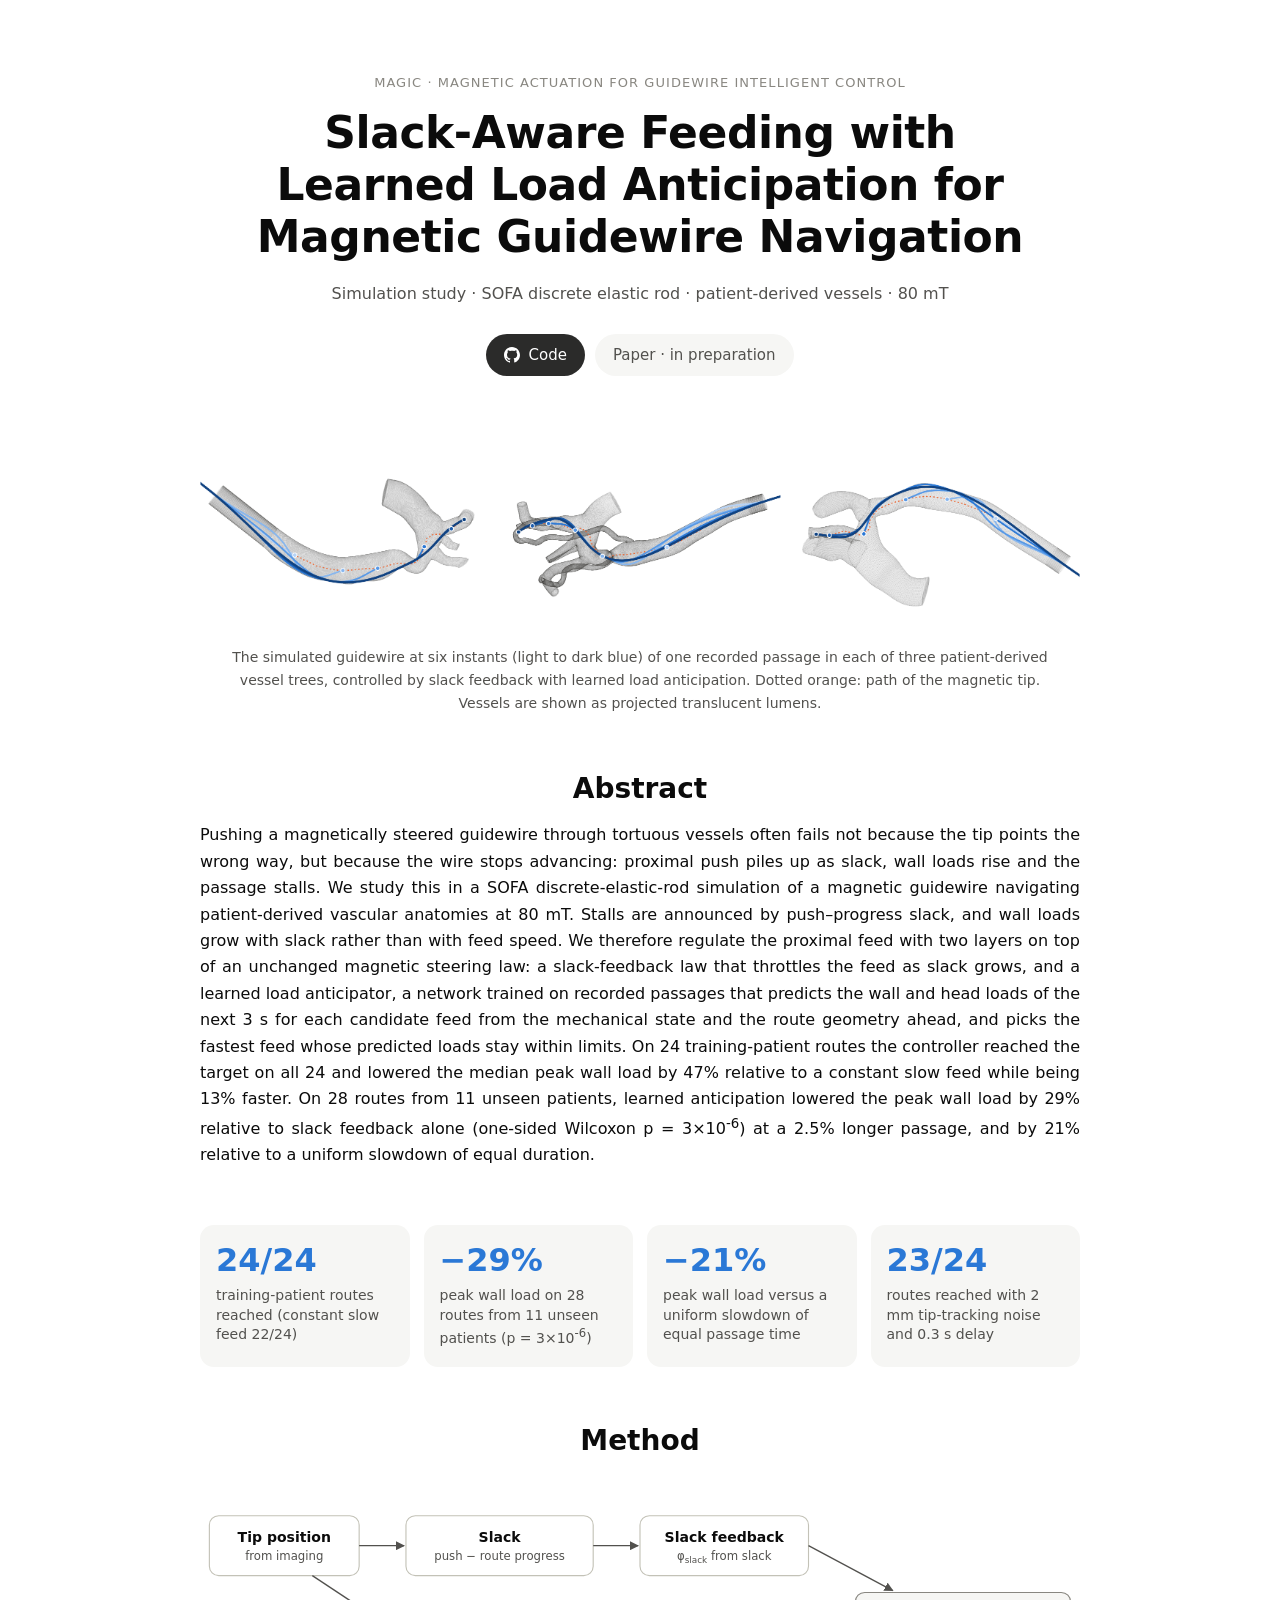
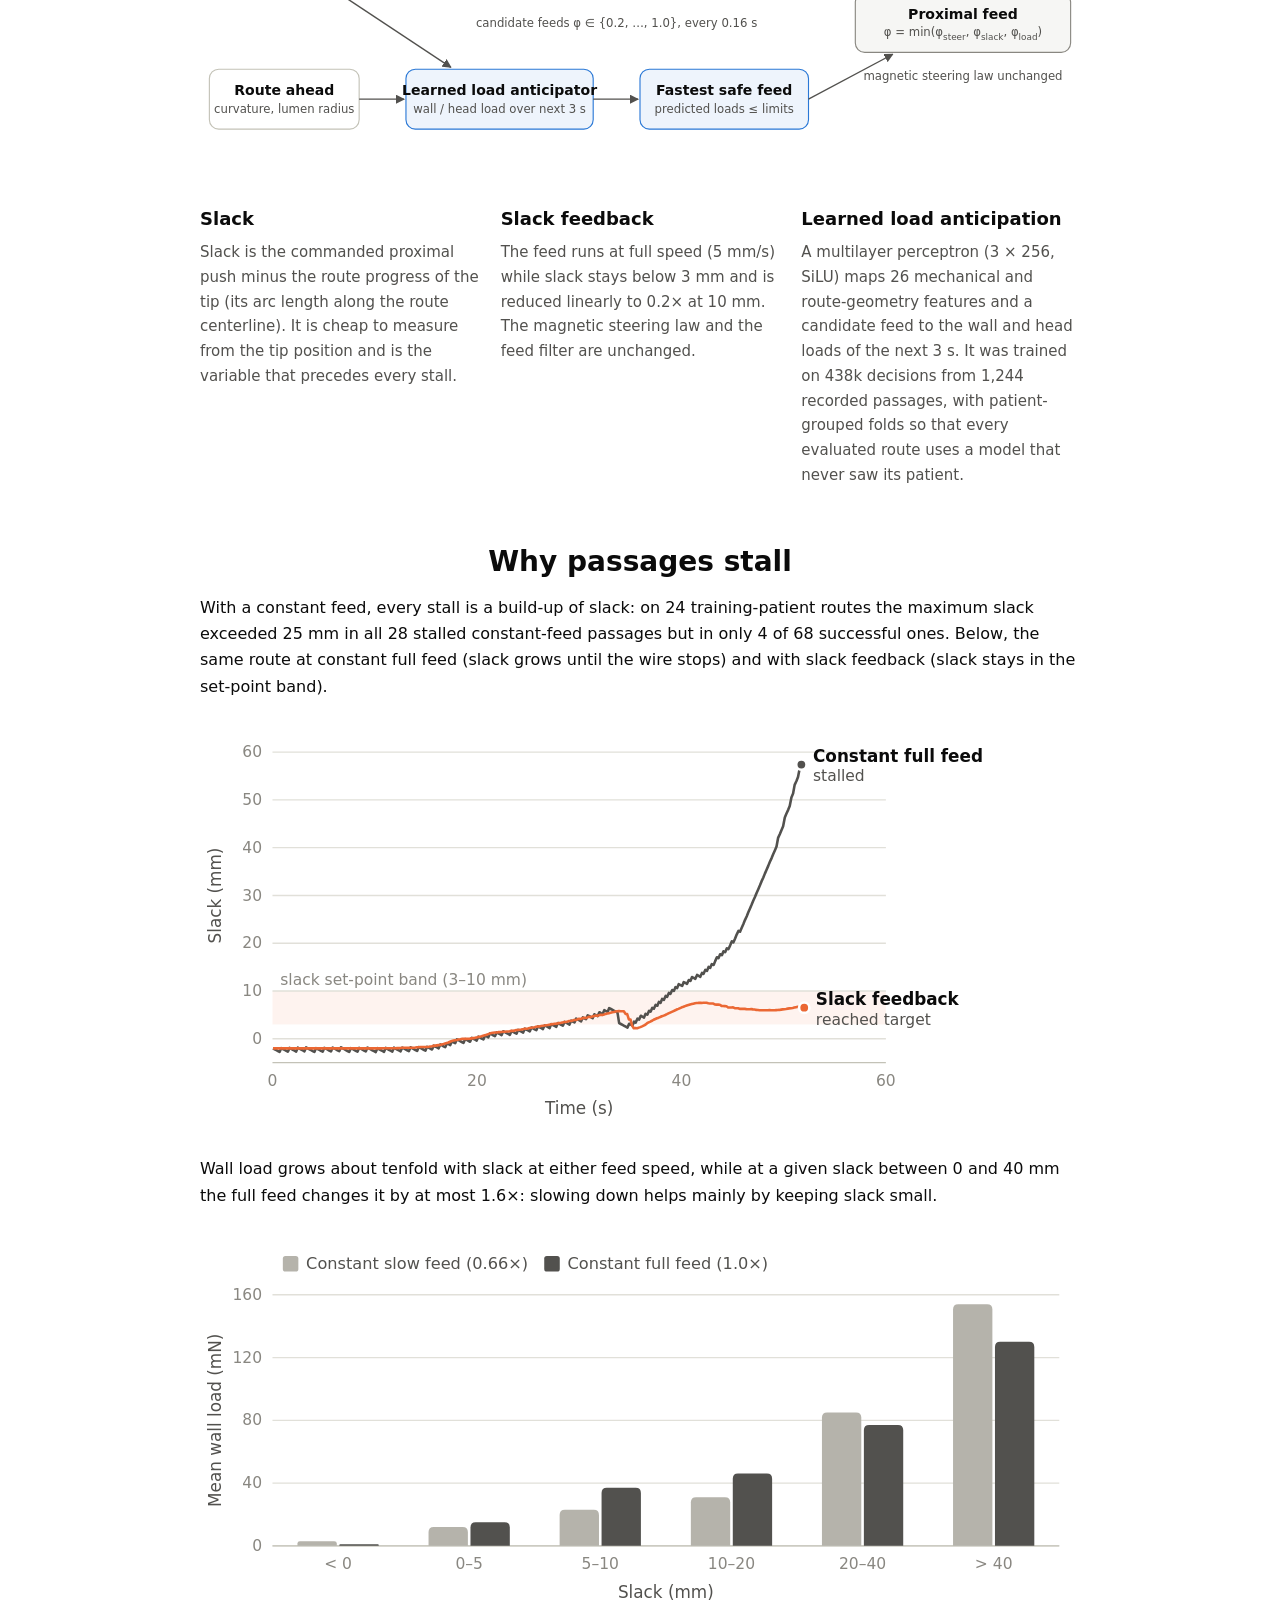
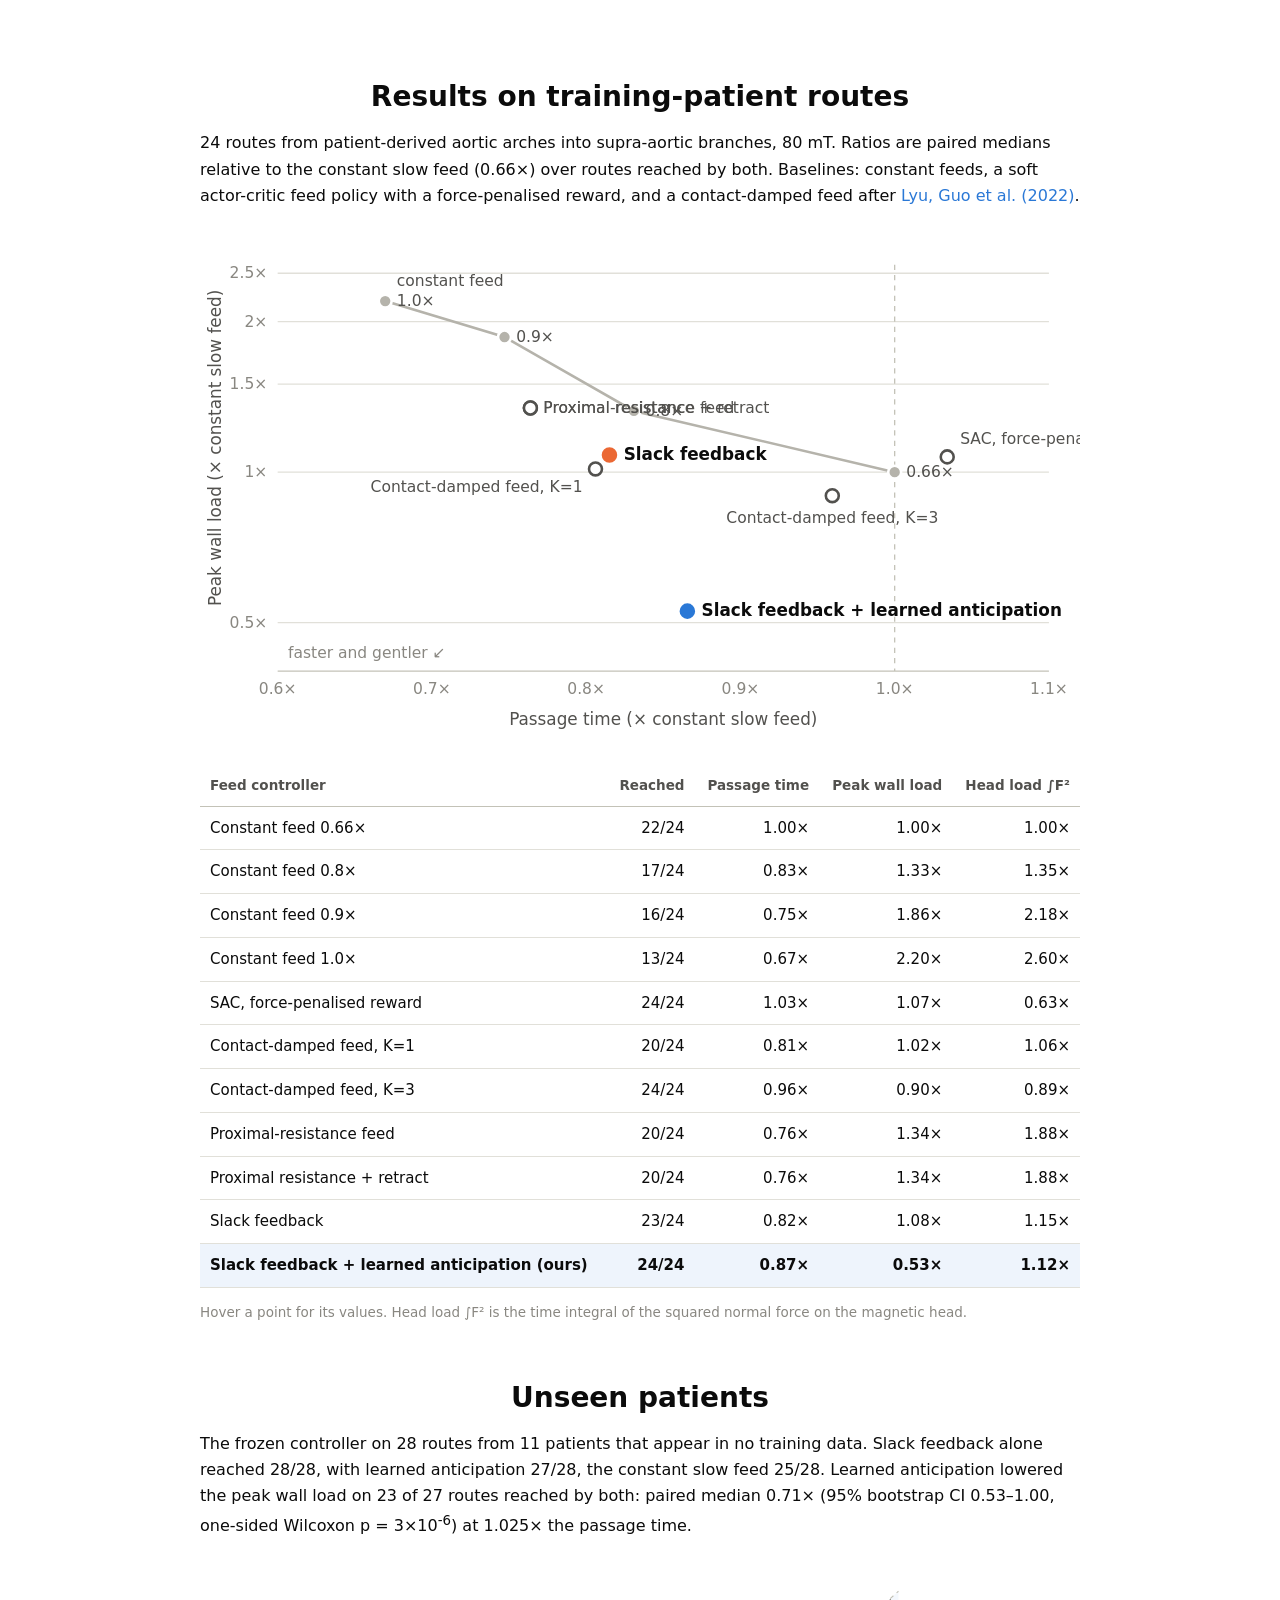
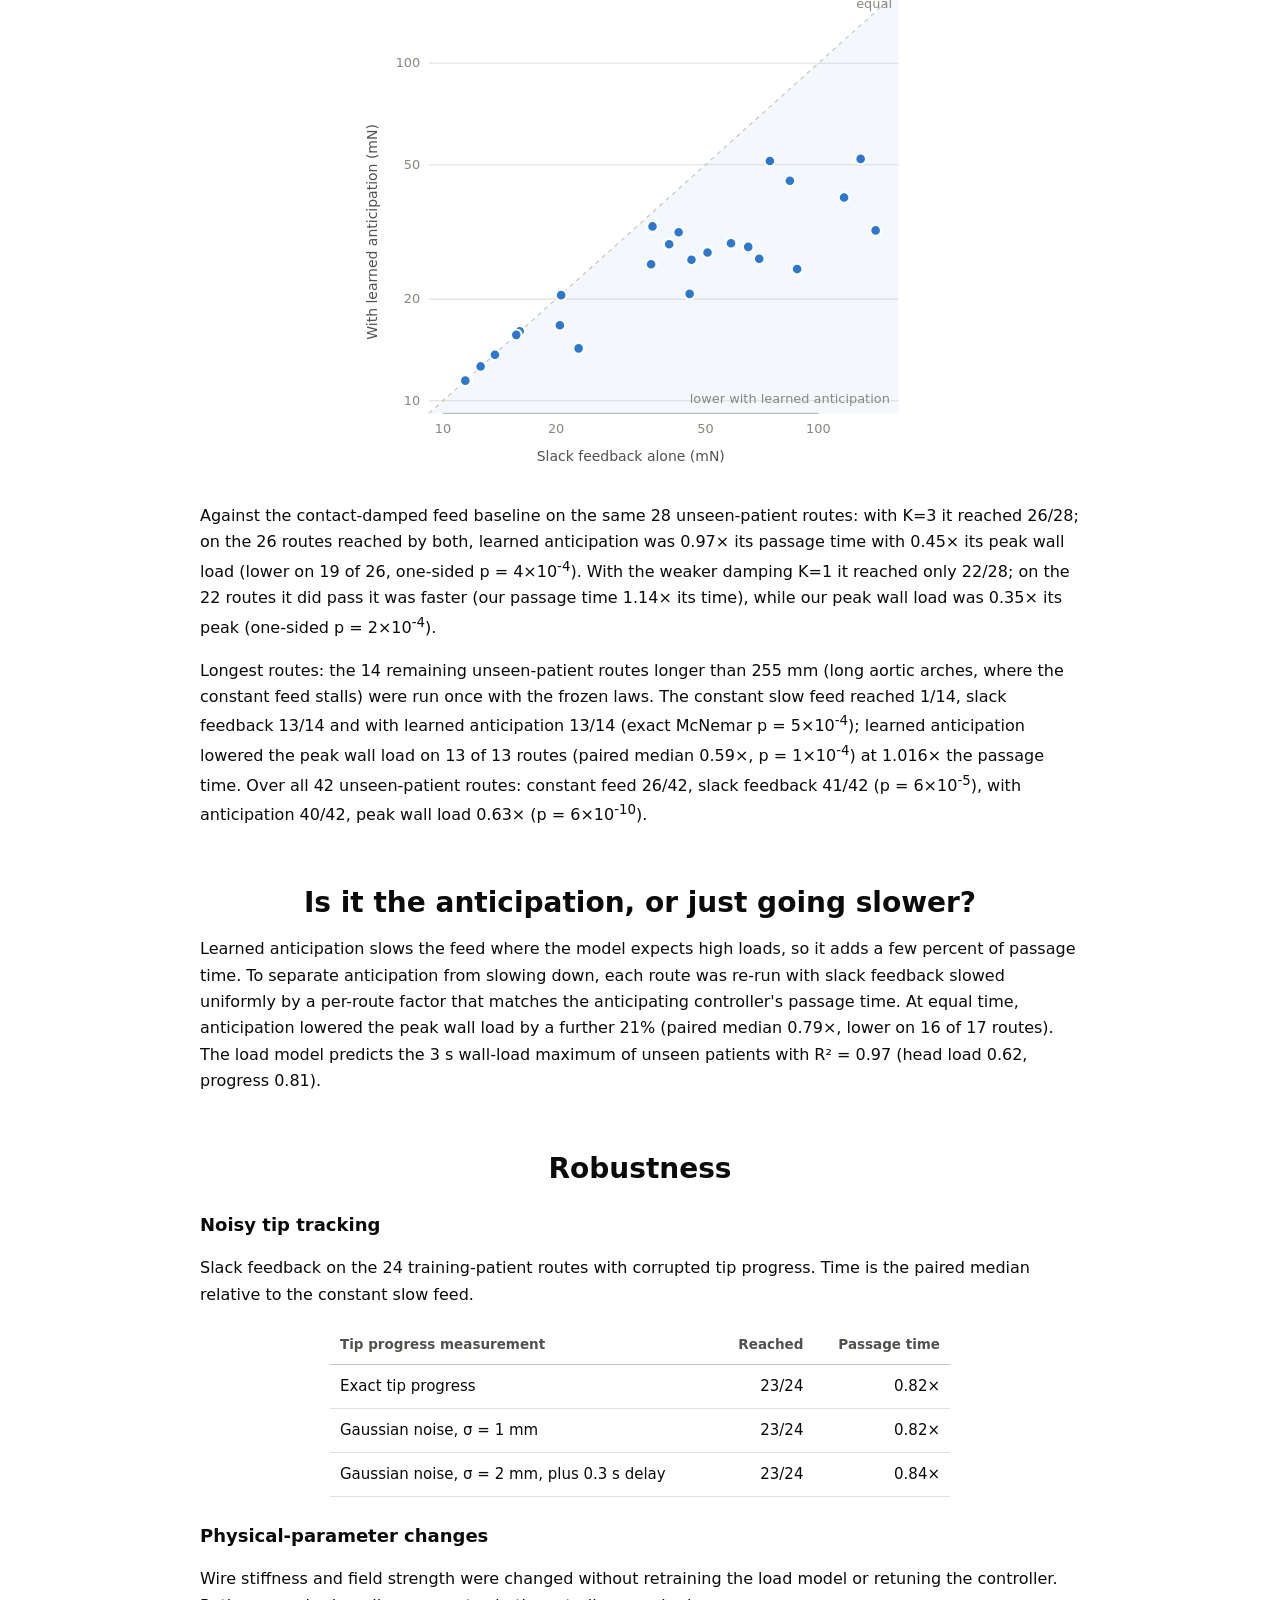
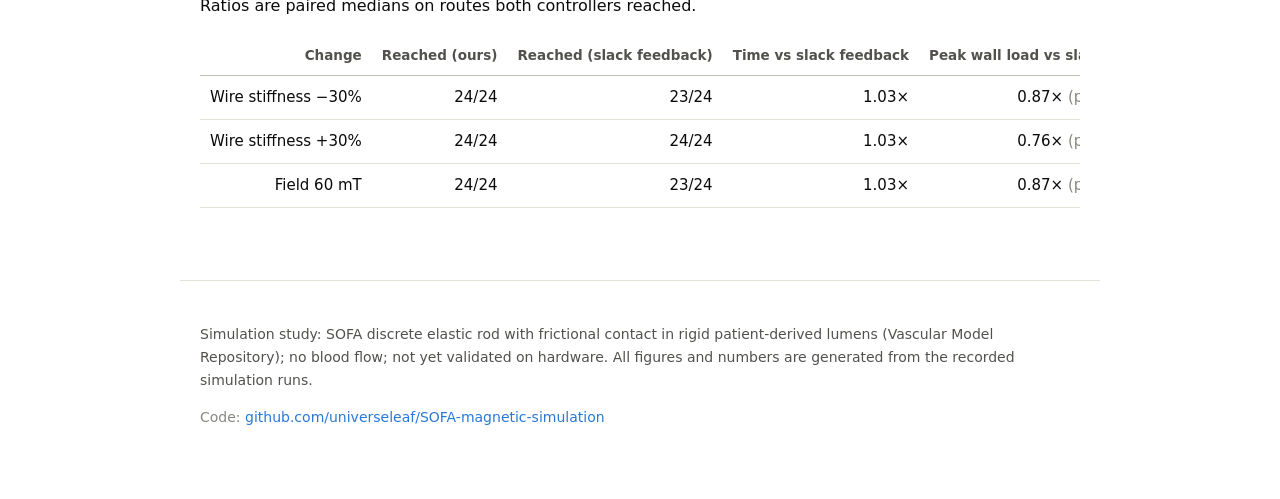
<file: index.html>
<!doctype html>
<html lang="en">
<head>
  <meta charset="utf-8">
  <meta name="viewport" content="width=device-width, initial-scale=1">
  <title>MAGIC — Slack-aware feeding with learned load anticipation for magnetic guidewires</title>
  <meta name="description" content="Simulation study of magnetic guidewire navigation in patient-derived vessels: slack feedback and learned load anticipation for the proximal feed.">
  <link rel="canonical" href="https://magic-guidewire.github.io/">
  <meta property="og:title" content="MAGIC — Slack-aware feeding with learned load anticipation">
  <meta property="og:url" content="https://magic-guidewire.github.io/">
  <meta property="og:image" content="https://magic-guidewire.github.io/figures/teaser.png">
  <link rel="stylesheet" href="styles.css">
</head>
<body>
<header class="hero">
  <p class="eyebrow">MAGIC · Magnetic Actuation for Guidewire Intelligent Control</p>
  <h1>Slack-Aware Feeding with Learned Load Anticipation for Magnetic Guidewire Navigation</h1>
  <p class="meta">Simulation study · SOFA discrete elastic rod · patient-derived vessels · 80 mT</p>
  <div class="links">
    <a class="btn" href="https://github.com/universeleaf/SOFA-magnetic-simulation"><svg viewBox="0 0 16 16" aria-hidden="true"><path fill="currentColor" d="M8 0C3.6 0 0 3.6 0 8c0 3.5 2.3 6.5 5.5 7.6.4.1.5-.2.5-.4v-1.4c-2.2.5-2.7-1-2.7-1-.4-.9-.9-1.2-.9-1.2-.7-.5.1-.5.1-.5.8.1 1.2.8 1.2.8.7 1.3 1.9.9 2.4.7.1-.5.3-.9.5-1.1-1.8-.2-3.6-.9-3.6-4 0-.9.3-1.6.8-2.1-.1-.2-.4-1 .1-2.1 0 0 .7-.2 2.2.8.6-.2 1.3-.3 2-.3s1.4.1 2 .3c1.5-1 2.2-.8 2.2-.8.4 1.1.2 1.9.1 2.1.5.6.8 1.3.8 2.1 0 3.1-1.9 3.7-3.6 3.9.3.3.6.8.6 1.5v2.2c0 .2.1.5.6.4C13.7 14.5 16 11.5 16 8c0-4.4-3.6-8-8-8z"/></svg>Code</a>
    <span class="btn ghost">Paper · in preparation</span>
  </div>
</header>

<main>
  <figure class="teaser">
    <img src="figures/teaser.png" alt="Simulated magnetic guidewire advancing through three patient-derived vessel trees" width="2400" height="567">
    <figcaption>The simulated guidewire at six instants (light to dark blue) of one recorded passage in each of three patient-derived vessel trees, controlled by slack feedback with learned load anticipation. Dotted orange: path of the magnetic tip. Vessels are shown as projected translucent lumens.</figcaption>
  </figure>

  <section>
    <h2>Abstract</h2>
    <p class="abstract">Pushing a magnetically steered guidewire through tortuous vessels often fails not because the tip points the wrong way, but because the wire stops advancing: proximal push piles up as slack, wall loads rise and the passage stalls. We study this in a SOFA discrete-elastic-rod simulation of a magnetic guidewire navigating patient-derived vascular anatomies at 80 mT. Stalls are announced by push–progress slack, and wall loads grow with slack rather than with feed speed. We therefore regulate the proximal feed with two layers on top of an unchanged magnetic steering law: a slack-feedback law that throttles the feed as slack grows, and a learned load anticipator, a network trained on recorded passages that predicts the wall and head loads of the next 3 s for each candidate feed from the mechanical state and the route geometry ahead, and picks the fastest feed whose predicted loads stay within limits. On 24 training-patient routes the controller reached the target on all 24 and lowered the median peak wall load by 47% relative to a constant slow feed while being 13% faster. On 28 routes from 11 unseen patients, learned anticipation lowered the peak wall load by 29% relative to slack feedback alone (one-sided Wilcoxon p = 3×10<sup>-6</sup>) at a 2.5% longer passage, and by 21% relative to a uniform slowdown of equal duration.</p>
  </section>

  <section class="tiles"><div class="tile"><div class="tv">24/24</div><div class="tl">training-patient routes reached (constant slow feed 22/24)</div></div><div class="tile"><div class="tv">−29%</div><div class="tl">peak wall load on 28 routes from 11 unseen patients (p = 3×10<sup>-6</sup>)</div></div><div class="tile"><div class="tv">−21%</div><div class="tl">peak wall load versus a uniform slowdown of equal passage time</div></div><div class="tile"><div class="tv">23/24</div><div class="tl">routes reached with 2 mm tip-tracking noise and 0.3 s delay</div></div></section>

  <section>
    <h2>Method</h2>
    <div class="cw"><svg class="chart method" viewBox="0 0 940 300" role="img" aria-label="Controller overview" xmlns="http://www.w3.org/2000/svg"><defs><marker id="ah" viewBox="0 0 10 10" refX="9" refY="5" markerWidth="7" markerHeight="7" orient="auto"><path d="M0,0 L10,5 L0,10 z" fill="#52514e"/></marker></defs><rect x="10" y="36" width="160" height="64" rx="10" class="mbox"/><text x="90.0" y="64.0" text-anchor="middle" class="mt">Tip position</text><text x="90.0" y="83.0" text-anchor="middle" class="ms">from imaging</text><rect x="10" y="200" width="160" height="64" rx="10" class="mbox"/><text x="90.0" y="228.0" text-anchor="middle" class="mt">Route ahead</text><text x="90.0" y="247.0" text-anchor="middle" class="ms">curvature, lumen radius</text><rect x="220" y="36" width="200" height="64" rx="10" class="mbox"/><text x="320.0" y="64.0" text-anchor="middle" class="mt">Slack</text><text x="320.0" y="83.0" text-anchor="middle" class="ms">push − route progress</text><rect x="220" y="200" width="200" height="64" rx="10" class="mbox ours"/><text x="320.0" y="228.0" text-anchor="middle" class="mt">Learned load anticipator</text><text x="320.0" y="247.0" text-anchor="middle" class="ms">wall / head load over next 3 s</text><rect x="470" y="36" width="180" height="64" rx="10" class="mbox"/><text x="560.0" y="64.0" text-anchor="middle" class="mt">Slack feedback</text><text x="560.0" y="83.0" text-anchor="middle" class="ms">φ<tspan class="sb" dy="4">slack</tspan><tspan dy="-4">​</tspan> from slack</text><rect x="470" y="200" width="180" height="64" rx="10" class="mbox ours"/><text x="560.0" y="228.0" text-anchor="middle" class="mt">Fastest safe feed</text><text x="560.0" y="247.0" text-anchor="middle" class="ms">predicted loads ≤ limits</text><rect x="700" y="118" width="230" height="64" rx="10" class="mbox out"/><text x="815.0" y="146.0" text-anchor="middle" class="mt">Proximal feed</text><text x="815.0" y="165.0" text-anchor="middle" class="ms">φ = min(φ<tspan class="sb" dy="4">steer</tspan><tspan dy="-4">​</tspan>, φ<tspan class="sb" dy="4">slack</tspan><tspan dy="-4">​</tspan>, φ<tspan class="sb" dy="4">load</tspan><tspan dy="-4">​</tspan>)</text><line x1="170" y1="68" x2="218" y2="68" class="arr" marker-end="url(#ah)"/><line x1="170" y1="232" x2="218" y2="232" class="arr" marker-end="url(#ah)"/><line x1="120" y1="100" x2="268" y2="198" class="arr" marker-end="url(#ah)"/><line x1="420" y1="68" x2="468" y2="68" class="arr" marker-end="url(#ah)"/><line x1="420" y1="232" x2="468" y2="232" class="arr" marker-end="url(#ah)"/><line x1="650" y1="68" x2="740" y2="116" class="arr" marker-end="url(#ah)"/><line x1="650" y1="232" x2="740" y2="184" class="arr" marker-end="url(#ah)"/><text x="445" y="155" text-anchor="middle" class="ms">candidate feeds φ ∈ {0.2, …, 1.0}, every 0.16 s</text><text x="815" y="212" text-anchor="middle" class="ms">magnetic steering law unchanged</text></svg></div>
    <div class="cols">
      <div><h3>Slack</h3><p>Slack is the commanded proximal push minus the route progress of the tip (its arc length along the route centerline). It is cheap to measure from the tip position and is the variable that precedes every stall.</p></div>
      <div><h3>Slack feedback</h3><p>The feed runs at full speed (5 mm/s) while slack stays below 3 mm and is reduced linearly to 0.2× at 10 mm. The magnetic steering law and the feed filter are unchanged.</p></div>
      <div><h3>Learned load anticipation</h3><p>A multilayer perceptron (3 × 256, SiLU) maps 26 mechanical and route-geometry features and a candidate feed to the wall and head loads of the next 3 s. It was trained on 438k decisions from 1,244 recorded passages, with patient-grouped folds so that every evaluated route uses a model that never saw its patient.</p></div>
    </div>
  </section>

  <section>
    <h2>Why passages stall</h2>
    <p>With a constant feed, every stall is a build-up of slack: on 24 training-patient routes the maximum slack exceeded 25 mm in all 28 stalled constant-feed passages but in only 4 of 68 successful ones. Below, the same route at constant full feed (slack grows until the wire stops) and with slack feedback (slack stays in the set-point band).</p>
    <div class="cw"><svg class="chart" viewBox="0 0 680 300" role="img" aria-label="Slack over time on one route: constant full feed versus slack feedback" xmlns="http://www.w3.org/2000/svg"><rect x="56" y="198.6" width="474" height="25.8" fill="#eb6834" opacity="0.08"/><text x="62" y="193.6" class="note">slack set-point band (3–10 mm)</text><line x1="56" x2="530" y1="235.5" y2="235.5" class="grid"/><text x="48" y="239.5" class="tick" text-anchor="end">0</text><line x1="56" x2="530" y1="198.6" y2="198.6" class="grid"/><text x="48" y="202.6" class="tick" text-anchor="end">10</text><line x1="56" x2="530" y1="161.7" y2="161.7" class="grid"/><text x="48" y="165.7" class="tick" text-anchor="end">20</text><line x1="56" x2="530" y1="124.8" y2="124.8" class="grid"/><text x="48" y="128.8" class="tick" text-anchor="end">30</text><line x1="56" x2="530" y1="87.8" y2="87.8" class="grid"/><text x="48" y="91.8" class="tick" text-anchor="end">40</text><line x1="56" x2="530" y1="50.9" y2="50.9" class="grid"/><text x="48" y="54.9" class="tick" text-anchor="end">50</text><line x1="56" x2="530" y1="14.0" y2="14.0" class="grid"/><text x="48" y="18.0" class="tick" text-anchor="end">60</text><text class="axt" transform="translate(16,124.8) rotate(-90)" text-anchor="middle">Slack (mm)</text><line x1="56.0" x2="530.0" y1="254" y2="254" class="base"/><text x="56.0" y="272" class="tick" text-anchor="middle">0</text><text x="214.0" y="272" class="tick" text-anchor="middle">20</text><text x="372.0" y="272" class="tick" text-anchor="middle">40</text><text x="530.0" y="272" class="tick" text-anchor="middle">60</text><text x="293.0" y="294" class="axt" text-anchor="middle">Time (s)</text><polyline points="56.4,242.9 57.7,243.6 59.0,244.3 60.3,245.0 61.5,245.7 62.8,242.7 64.1,243.4 65.4,244.1 66.7,244.8 67.9,245.5 69.2,242.6 70.5,243.3 71.8,244.0 73.1,244.7 74.3,245.4 75.6,242.4 76.9,243.1 78.2,243.8 79.5,244.5 80.7,245.2 82.0,242.2 83.3,242.9 84.6,243.6 85.9,244.3 87.1,245.0 88.4,245.7 89.7,242.7 91.0,243.4 92.3,244.1 93.5,244.8 94.8,245.5 96.1,242.5 97.4,243.2 98.7,243.9 99.9,244.6 101.2,245.3 102.5,242.3 103.8,243.0 105.1,243.7 106.3,244.4 107.6,245.1 108.9,242.1 110.2,242.8 111.5,243.6 112.7,244.3 114.0,245.0 115.3,245.7 116.6,242.7 117.9,243.4 119.1,244.1 120.4,244.8 121.7,245.5 123.0,242.5 124.3,243.2 125.5,243.9 126.8,244.6 128.1,245.3 129.4,242.3 130.7,243.0 131.9,243.7 133.2,244.4 134.5,245.1 135.8,245.8 137.1,242.8 138.3,243.5 139.6,244.2 140.9,244.9 142.2,245.6 143.5,242.6 144.7,243.3 146.0,244.0 147.3,244.7 148.6,245.4 149.9,242.4 151.1,243.1 152.4,243.8 153.7,244.5 155.0,245.2 156.3,242.3 157.5,243.0 158.8,243.7 160.1,244.4 161.4,245.1 162.7,242.1 163.9,242.8 165.2,243.5 166.5,244.2 167.8,244.9 169.0,241.9 170.3,242.6 171.6,243.3 172.9,244.0 174.2,244.7 175.4,241.7 176.7,242.4 178.0,243.1 179.3,243.8 180.6,240.8 181.8,241.5 183.1,242.2 184.4,242.9 185.7,239.9 187.0,240.6 188.2,241.3 189.5,242.0 190.8,239.0 192.1,239.7 193.4,240.4 194.6,237.5 195.9,238.2 197.2,238.9 198.5,235.9 199.8,236.6 201.0,237.3 202.3,238.0 203.6,238.7 204.9,235.7 206.2,236.4 207.4,237.1 208.7,237.8 210.0,234.8 211.3,235.5 212.6,236.2 213.8,236.9 215.1,233.9 216.4,234.6 217.7,235.3 219.0,236.0 220.2,233.0 221.5,233.7 222.8,234.4 224.1,231.4 225.4,232.1 226.6,232.8 227.9,233.5 229.2,230.6 230.5,231.3 231.8,232.0 233.0,232.7 234.3,229.7 235.6,230.4 236.9,231.1 238.2,231.8 239.4,232.5 240.7,229.5 242.0,230.2 243.3,230.9 244.6,231.6 245.8,228.6 247.1,229.3 248.4,230.0 249.7,230.7 251.0,227.7 252.2,228.4 253.5,229.1 254.8,229.8 256.1,226.8 257.4,227.5 258.6,228.2 259.9,228.9 261.2,225.9 262.5,226.6 263.8,227.3 265.0,228.0 266.3,225.1 267.6,225.8 268.9,226.5 270.2,227.2 271.4,224.2 272.7,224.9 274.0,225.6 275.3,226.3 276.6,223.3 277.8,224.0 279.1,224.7 280.4,225.4 281.7,222.4 283.0,223.1 284.2,223.8 285.5,224.5 286.8,221.5 288.1,222.2 289.4,222.9 290.6,219.9 291.9,220.6 293.2,221.3 294.5,222.0 295.8,219.0 297.0,219.7 298.3,220.4 299.6,217.4 300.9,218.1 302.2,218.8 303.4,219.6 304.7,216.6 306.0,217.3 307.3,218.0 308.6,215.0 309.8,215.7 311.1,216.4 312.4,213.4 313.7,214.1 315.0,214.8 316.2,211.8 317.5,212.5 318.8,213.2 320.1,213.9 321.4,214.6 322.6,215.3 323.9,223.4 325.2,224.1 326.5,224.8 327.8,225.5 329.0,226.2 330.3,226.9 331.6,223.9 332.9,224.6 334.2,225.3 335.4,222.3 336.7,223.0 338.0,220.0 339.3,220.7 340.6,217.7 341.8,218.4 343.1,219.1 344.3,216.2 345.7,216.9 347.0,213.9 348.2,214.6 349.5,211.6 350.7,212.3 352.1,209.3 353.4,210.0 354.6,207.0 355.9,207.7 357.1,204.7 358.5,205.4 359.8,202.4 361.0,203.1 362.3,200.1 363.5,200.8 364.9,197.8 366.2,198.5 367.4,195.6 368.7,196.3 369.9,193.3 371.3,194.0 372.6,194.7 373.8,191.7 375.1,192.4 376.3,193.1 377.7,190.1 379.0,190.8 380.2,187.8 381.5,188.5 382.7,189.2 384.1,186.2 385.4,186.9 386.6,187.6 387.9,184.6 389.1,185.3 390.5,182.3 391.8,183.0 393.0,180.0 394.3,180.7 395.5,177.8 396.9,178.5 398.1,175.5 399.4,172.5 400.7,173.2 401.9,170.2 403.3,170.9 404.5,167.9 405.8,168.6 407.1,165.6 408.3,166.3 409.7,163.3 410.9,160.3 412.2,161.0 413.5,158.0 414.7,155.0 416.1,152.1 417.3,152.8 418.6,149.8 419.9,146.8 421.1,143.8 422.5,140.8 423.7,137.8 425.0,134.8 426.3,131.8 427.5,128.8 428.9,125.8 430.1,122.8 431.4,119.9 432.7,116.9 433.9,113.9 435.3,110.9 436.5,107.9 437.8,104.9 439.1,101.9 440.3,98.9 441.7,95.9 442.9,92.9 444.2,90.0 445.5,87.0 446.7,80.3 448.1,77.3 449.3,74.3 450.6,71.3 451.9,64.6 453.1,61.6 454.5,58.6 455.7,55.6 457.0,49.0 458.3,46.0 459.5,39.3 460.9,36.3 462.1,33.3 463.4,26.6 464.7,23.6" fill="none" stroke="#52514e" stroke-width="2" stroke-linejoin="round"/><circle cx="464.7" cy="23.6" r="4" fill="#52514e" stroke="#fff" stroke-width="2"/><text x="473.7" y="21.6" class="dlab">Constant full feed</text><text x="473.7" y="36.6" class="dsub">stalled</text><polyline points="56.4,242.9 57.7,242.9 59.0,242.9 60.3,242.9 61.5,242.9 62.8,242.9 64.1,242.9 65.4,242.9 66.7,242.9 67.9,242.9 69.2,242.9 70.5,242.9 71.8,242.9 73.1,242.9 74.3,242.9 75.6,242.9 76.9,242.9 78.2,242.9 79.5,242.9 80.7,242.9 82.0,242.9 83.3,242.9 84.6,242.9 85.9,242.9 87.1,242.9 88.4,242.9 89.7,242.9 90.9,242.9 92.3,242.9 93.5,242.9 94.8,242.9 96.1,242.9 97.3,242.9 98.7,242.9 99.9,242.9 101.2,242.9 102.5,242.9 103.7,242.9 105.0,242.9 106.3,242.9 107.6,242.8 108.9,242.9 110.1,242.9 111.4,242.9 112.7,242.9 114.0,242.9 115.2,242.9 116.5,242.9 117.8,242.9 119.1,242.9 120.4,242.9 121.6,242.8 122.9,242.9 124.2,242.9 125.4,242.9 126.8,242.9 128.0,242.9 129.3,242.9 130.6,242.9 131.8,242.9 133.2,242.9 134.4,242.9 135.7,242.9 137.0,242.9 138.2,242.9 139.6,242.9 140.8,242.8 142.1,242.8 143.4,242.8 144.6,242.8 145.9,242.8 147.2,242.8 148.5,242.8 149.8,242.8 151.0,242.8 152.3,242.7 153.6,242.7 154.9,242.6 156.2,242.5 157.4,242.4 158.7,242.4 160.0,242.5 161.3,242.5 162.6,242.5 163.8,242.4 165.1,242.4 166.4,242.3 167.7,242.1 169.0,242.0 170.2,241.9 171.5,241.9 172.8,241.9 174.1,241.9 175.4,241.8 176.6,241.7 177.9,241.5 179.2,241.3 180.5,241.0 181.8,240.8 183.0,240.6 184.3,240.4 185.6,240.2 186.8,239.9 188.2,239.6 189.4,239.2 190.7,238.8 192.0,238.4 193.2,237.8 194.6,237.2 195.8,236.9 197.1,236.6 198.4,236.4 199.6,236.1 201.0,235.9 202.2,235.6 203.5,235.6 204.8,235.6 206.0,235.6 207.3,235.5 208.6,235.4 209.9,235.2 211.2,235.0 212.4,234.8 213.7,234.5 215.0,234.2 216.3,233.9 217.6,233.6 218.8,233.2 220.1,232.8 221.4,232.4 222.7,231.9 224.0,231.4 225.2,231.1 226.5,230.8 227.7,230.6 229.1,230.6 230.4,230.4 231.6,230.4 232.9,230.3 234.1,230.1 235.5,230.1 236.8,229.9 238.0,229.9 239.3,229.7 240.5,229.4 241.9,229.4 243.2,229.1 244.4,228.8 245.7,228.7 246.9,228.5 248.2,228.4 249.5,228.1 250.8,227.8 252.1,227.7 253.3,227.5 254.6,227.2 255.9,227.0 257.2,226.8 258.5,226.6 259.7,226.3 261.0,226.0 262.3,226.0 263.6,225.7 264.9,225.4 266.1,225.3 267.4,225.0 268.7,224.9 270.0,224.6 271.3,224.3 272.5,224.2 273.8,223.9 275.1,223.8 276.4,223.6 277.7,223.3 278.9,223.2 280.2,222.9 281.5,222.6 282.7,222.5 284.1,222.2 285.3,221.8 286.6,221.8 287.9,221.4 289.1,221.0 290.5,221.0 291.7,220.5 293.0,220.1 294.3,220.2 295.5,219.7 296.9,219.3 298.1,219.4 299.4,219.0 300.7,218.5 301.9,218.8 303.2,218.3 304.5,217.9 305.8,217.5 307.1,217.8 308.3,217.4 309.6,217.0 310.9,217.2 312.2,216.8 313.5,216.3 314.7,216.0 316.0,215.7 317.3,215.4 318.6,215.0 319.9,214.8 321.1,214.4 322.4,214.2 323.7,214.0 325.0,214.3 326.3,214.3 327.5,214.2 328.8,216.3 330.1,216.4 331.4,220.6 332.7,220.7 333.9,225.3 335.2,227.4 336.4,227.2 337.8,227.4 339.1,226.9 340.3,226.5 341.6,225.9 342.8,225.3 344.1,224.7 345.5,223.5 346.7,222.8 348.0,222.2 349.2,221.6 350.5,220.8 351.9,220.2 353.1,219.7 354.4,219.2 355.6,218.7 356.9,218.1 358.3,217.6 359.5,217.1 360.8,216.5 362.0,215.9 363.3,215.3 364.6,214.7 365.9,214.1 367.2,213.5 368.4,212.9 369.7,212.4 371.0,211.8 372.3,211.2 373.6,210.8 374.8,210.3 376.1,209.8 377.4,209.4 378.7,209.0 380.0,208.7 381.2,208.4 382.5,208.1 383.8,207.9 385.0,207.8 386.4,207.8 387.6,207.8 388.9,207.7 390.2,207.7 391.4,207.7 392.8,208.1 394.0,208.2 395.3,208.2 396.6,208.3 397.8,209.0 399.1,209.1 400.4,209.1 401.7,209.2 403.0,210.1 404.2,210.2 405.5,210.3 406.8,210.4 408.1,211.3 409.4,211.3 410.6,211.3 411.9,211.2 413.2,211.9 414.5,211.9 415.8,211.9 417.0,212.4 418.3,212.4 419.6,212.4 420.9,212.4 422.2,212.6 423.4,212.7 424.7,212.7 426.0,212.6 427.3,212.8 428.6,212.9 429.8,213.2 431.1,213.3 432.4,213.5 433.7,213.5 435.0,213.5 436.2,213.5 437.5,213.5 438.8,213.5 440.0,213.4 441.4,213.5 442.6,213.5 443.9,213.5 445.2,213.4 446.4,213.3 447.8,213.2 449.0,213.0 450.3,212.8 451.6,212.7 452.8,212.5 454.2,212.2 455.4,212.0 456.7,211.9 458.0,211.7 459.2,211.4 460.5,211.1 461.8,210.8 463.1,210.9 464.4,211.2 465.6,211.4 466.9,211.5" fill="none" stroke="#eb6834" stroke-width="2" stroke-linejoin="round"/><circle cx="466.9" cy="211.5" r="4" fill="#eb6834" stroke="#fff" stroke-width="2"/><text x="475.9" y="209.5" class="dlab">Slack feedback</text><text x="475.9" y="224.5" class="dsub">reached target</text><rect x="56.0" y="14" width="9.9" height="240" class="hit"><title>t = 1 s&#10;constant full feed: -2.8 mm slack, progress 6 mm&#10;slack feedback: -2.0 mm slack, progress 5 mm</title></rect><rect x="65.9" y="14" width="9.9" height="240" class="hit"><title>t = 2 s&#10;constant full feed: -2.1 mm slack, progress 11 mm&#10;slack feedback: -2.0 mm slack, progress 11 mm</title></rect><rect x="75.8" y="14" width="9.9" height="240" class="hit"><title>t = 3 s&#10;constant full feed: -2.6 mm slack, progress 18 mm&#10;slack feedback: -2.0 mm slack, progress 17 mm</title></rect><rect x="85.6" y="14" width="9.9" height="240" class="hit"><title>t = 4 s&#10;constant full feed: -2.1 mm slack, progress 24 mm&#10;slack feedback: -2.0 mm slack, progress 24 mm</title></rect><rect x="95.5" y="14" width="9.9" height="240" class="hit"><title>t = 6 s&#10;constant full feed: -2.5 mm slack, progress 30 mm&#10;slack feedback: -2.0 mm slack, progress 30 mm</title></rect><rect x="105.4" y="14" width="9.9" height="240" class="hit"><title>t = 7 s&#10;constant full feed: -2.0 mm slack, progress 36 mm&#10;slack feedback: -2.0 mm slack, progress 36 mm</title></rect><rect x="115.2" y="14" width="9.9" height="240" class="hit"><title>t = 8 s&#10;constant full feed: -2.5 mm slack, progress 43 mm&#10;slack feedback: -2.0 mm slack, progress 42 mm</title></rect><rect x="125.1" y="14" width="9.9" height="240" class="hit"><title>t = 9 s&#10;constant full feed: -2.0 mm slack, progress 49 mm&#10;slack feedback: -2.0 mm slack, progress 49 mm</title></rect><rect x="135.0" y="14" width="9.9" height="240" class="hit"><title>t = 11 s&#10;constant full feed: -2.4 mm slack, progress 55 mm&#10;slack feedback: -2.0 mm slack, progress 55 mm</title></rect><rect x="144.9" y="14" width="9.9" height="240" class="hit"><title>t = 12 s&#10;constant full feed: -1.9 mm slack, progress 61 mm&#10;slack feedback: -2.0 mm slack, progress 61 mm</title></rect><rect x="154.8" y="14" width="9.9" height="240" class="hit"><title>t = 13 s&#10;constant full feed: -2.4 mm slack, progress 68 mm&#10;slack feedback: -1.9 mm slack, progress 68 mm</title></rect><rect x="164.6" y="14" width="9.9" height="240" class="hit"><title>t = 14 s&#10;constant full feed: -1.7 mm slack, progress 73 mm&#10;slack feedback: -1.8 mm slack, progress 73 mm</title></rect><rect x="174.5" y="14" width="9.9" height="240" class="hit"><title>t = 16 s&#10;constant full feed: -2.2 mm slack, progress 80 mm&#10;slack feedback: -1.6 mm slack, progress 79 mm</title></rect><rect x="184.4" y="14" width="9.9" height="240" class="hit"><title>t = 17 s&#10;constant full feed: -1.8 mm slack, progress 86 mm&#10;slack feedback: -1.0 mm slack, progress 85 mm</title></rect><rect x="194.2" y="14" width="9.9" height="240" class="hit"><title>t = 18 s&#10;constant full feed: -0.3 mm slack, progress 91 mm&#10;slack feedback: -0.2 mm slack, progress 91 mm</title></rect><rect x="204.1" y="14" width="9.9" height="240" class="hit"><title>t = 19 s&#10;constant full feed: -0.6 mm slack, progress 97 mm&#10;slack feedback: 0.1 mm slack, progress 96 mm</title></rect><rect x="214.0" y="14" width="9.9" height="240" class="hit"><title>t = 21 s&#10;constant full feed: -0.1 mm slack, progress 103 mm&#10;slack feedback: 0.6 mm slack, progress 102 mm</title></rect><rect x="223.9" y="14" width="9.9" height="240" class="hit"><title>t = 22 s&#10;constant full feed: 1.4 mm slack, progress 108 mm&#10;slack feedback: 1.3 mm slack, progress 108 mm</title></rect><rect x="233.8" y="14" width="9.9" height="240" class="hit"><title>t = 23 s&#10;constant full feed: 1.0 mm slack, progress 114 mm&#10;slack feedback: 1.6 mm slack, progress 114 mm</title></rect><rect x="243.6" y="14" width="9.9" height="240" class="hit"><title>t = 24 s&#10;constant full feed: 1.5 mm slack, progress 120 mm&#10;slack feedback: 1.9 mm slack, progress 120 mm</title></rect><rect x="253.5" y="14" width="9.9" height="240" class="hit"><title>t = 26 s&#10;constant full feed: 2.0 mm slack, progress 126 mm&#10;slack feedback: 2.4 mm slack, progress 126 mm</title></rect><rect x="263.4" y="14" width="9.9" height="240" class="hit"><title>t = 27 s&#10;constant full feed: 2.5 mm slack, progress 132 mm&#10;slack feedback: 2.9 mm slack, progress 132 mm</title></rect><rect x="273.2" y="14" width="9.9" height="240" class="hit"><title>t = 28 s&#10;constant full feed: 3.1 mm slack, progress 137 mm&#10;slack feedback: 3.3 mm slack, progress 137 mm</title></rect><rect x="283.1" y="14" width="9.9" height="240" class="hit"><title>t = 29 s&#10;constant full feed: 3.6 mm slack, progress 143 mm&#10;slack feedback: 3.8 mm slack, progress 142 mm</title></rect><rect x="293.0" y="14" width="9.9" height="240" class="hit"><title>t = 31 s&#10;constant full feed: 4.1 mm slack, progress 149 mm&#10;slack feedback: 4.4 mm slack, progress 148 mm</title></rect><rect x="302.9" y="14" width="9.9" height="240" class="hit"><title>t = 32 s&#10;constant full feed: 4.8 mm slack, progress 154 mm&#10;slack feedback: 4.9 mm slack, progress 152 mm</title></rect><rect x="312.8" y="14" width="9.9" height="240" class="hit"><title>t = 33 s&#10;constant full feed: 6.2 mm slack, progress 159 mm&#10;slack feedback: 5.5 mm slack, progress 156 mm</title></rect><rect x="322.6" y="14" width="9.9" height="240" class="hit"><title>t = 34 s&#10;constant full feed: 2.7 mm slack, progress 169 mm&#10;slack feedback: 5.8 mm slack, progress 160 mm</title></rect><rect x="332.5" y="14" width="9.9" height="240" class="hit"><title>t = 36 s&#10;constant full feed: 4.2 mm slack, progress 174 mm&#10;slack feedback: 2.2 mm slack, progress 169 mm</title></rect><rect x="342.4" y="14" width="9.9" height="240" class="hit"><title>t = 37 s&#10;constant full feed: 5.9 mm slack, progress 178 mm&#10;slack feedback: 3.4 mm slack, progress 174 mm</title></rect><rect x="352.2" y="14" width="9.9" height="240" class="hit"><title>t = 38 s&#10;constant full feed: 8.3 mm slack, progress 182 mm&#10;slack feedback: 4.7 mm slack, progress 178 mm</title></rect><rect x="362.1" y="14" width="9.9" height="240" class="hit"><title>t = 39 s&#10;constant full feed: 10.8 mm slack, progress 186 mm&#10;slack feedback: 6.0 mm slack, progress 182 mm</title></rect><rect x="372.0" y="14" width="9.9" height="240" class="hit"><title>t = 41 s&#10;constant full feed: 11.5 mm slack, progress 191 mm&#10;slack feedback: 7.1 mm slack, progress 185 mm</title></rect><rect x="381.9" y="14" width="9.9" height="240" class="hit"><title>t = 42 s&#10;constant full feed: 13.0 mm slack, progress 196 mm&#10;slack feedback: 7.5 mm slack, progress 187 mm</title></rect><rect x="391.8" y="14" width="9.9" height="240" class="hit"><title>t = 43 s&#10;constant full feed: 15.5 mm slack, progress 200 mm&#10;slack feedback: 7.4 mm slack, progress 191 mm</title></rect><rect x="401.6" y="14" width="9.9" height="240" class="hit"><title>t = 44 s&#10;constant full feed: 18.9 mm slack, progress 203 mm&#10;slack feedback: 6.8 mm slack, progress 195 mm</title></rect><rect x="411.5" y="14" width="9.9" height="240" class="hit"><title>t = 46 s&#10;constant full feed: 22.6 mm slack, progress 205 mm&#10;slack feedback: 6.3 mm slack, progress 199 mm</title></rect><rect x="421.4" y="14" width="9.9" height="240" class="hit"><title>t = 47 s&#10;constant full feed: 28.1 mm slack, progress 206 mm&#10;slack feedback: 6.2 mm slack, progress 203 mm</title></rect><rect x="431.2" y="14" width="9.9" height="240" class="hit"><title>t = 48 s&#10;constant full feed: 34.6 mm slack, progress 206 mm&#10;slack feedback: 6.0 mm slack, progress 207 mm</title></rect><rect x="441.1" y="14" width="9.9" height="240" class="hit"><title>t = 49 s&#10;constant full feed: 40.2 mm slack, progress 206 mm&#10;slack feedback: 6.0 mm slack, progress 211 mm</title></rect><rect x="451.0" y="14" width="9.9" height="240" class="hit"><title>t = 51 s&#10;constant full feed: 48.7 mm slack, progress 204 mm&#10;slack feedback: 6.4 mm slack, progress 214 mm</title></rect><rect x="460.9" y="14" width="9.9" height="240" class="hit"><title>t = 52 s&#10;constant full feed: 57.4 mm slack, progress 201 mm&#10;slack feedback: 6.5 mm slack, progress 218 mm</title></rect><rect x="470.8" y="14" width="9.9" height="240" class="hit"><title>t = 53 s&#10;slack feedback: 6.5 mm slack, progress 219 mm</title></rect></svg></div>
    <p>Wall load grows about tenfold with slack at either feed speed, while at a given slack between 0 and 40 mm the full feed changes it by at most 1.6×: slowing down helps mainly by keeping slack small.</p>
    <div class="cw"><svg class="chart" viewBox="0 0 680 280" role="img" aria-label="Mean wall load by slack, slow and full constant feed" xmlns="http://www.w3.org/2000/svg"><line x1="56" x2="664" y1="234.0" y2="234.0" class="grid"/><text x="48" y="238.0" class="tick" text-anchor="end">0</text><line x1="56" x2="664" y1="185.5" y2="185.5" class="grid"/><text x="48" y="189.5" class="tick" text-anchor="end">40</text><line x1="56" x2="664" y1="137.0" y2="137.0" class="grid"/><text x="48" y="141.0" class="tick" text-anchor="end">80</text><line x1="56" x2="664" y1="88.5" y2="88.5" class="grid"/><text x="48" y="92.5" class="tick" text-anchor="end">120</text><line x1="56" x2="664" y1="40.0" y2="40.0" class="grid"/><text x="48" y="44.0" class="tick" text-anchor="end">160</text><text class="axt" transform="translate(16,137.0) rotate(-90)" text-anchor="middle">Mean wall load (mN)</text><line x1="56" x2="664" y1="234" y2="234" class="base"/><text x="106.7" y="252" class="tick" text-anchor="middle">< 0</text><path d="M75.3,234 V232.2 Q75.3,230.4 77.1,230.4 H103.8 Q105.7,230.4 105.7,232.2 V234 Z" fill="#b5b3ab"><title>slow feed 0.66×, slack < 0 mm: mean wall load 3 mN (16884 control steps)</title></path><path d="M107.7,234 V233.4 Q107.7,232.8 108.3,232.8 H137.5 Q138.1,232.8 138.1,233.4 V234 Z" fill="#52514e"><title>full feed 1.0×, slack < 0 mm: mean wall load 1 mN (8846 control steps)</title></path><text x="208.0" y="252" class="tick" text-anchor="middle">0–5</text><path d="M176.6,234 V223.4 Q176.6,219.4 180.6,219.4 H203.0 Q207.0,219.4 207.0,223.4 V234 Z" fill="#b5b3ab"><title>slow feed 0.66×, slack 0–5 mm: mean wall load 12 mN (5950 control steps)</title></path><path d="M209.0,234 V219.8 Q209.0,215.8 213.0,215.8 H235.4 Q239.4,215.8 239.4,219.8 V234 Z" fill="#52514e"><title>full feed 1.0×, slack 0–5 mm: mean wall load 15 mN (3170 control steps)</title></path><text x="309.3" y="252" class="tick" text-anchor="middle">5–10</text><path d="M277.9,234 V210.1 Q277.9,206.1 281.9,206.1 H304.3 Q308.3,206.1 308.3,210.1 V234 Z" fill="#b5b3ab"><title>slow feed 0.66×, slack 5–10 mm: mean wall load 23 mN (3999 control steps)</title></path><path d="M310.3,234 V193.1 Q310.3,189.1 314.3,189.1 H336.7 Q340.7,189.1 340.7,193.1 V234 Z" fill="#52514e"><title>full feed 1.0×, slack 5–10 mm: mean wall load 37 mN (2412 control steps)</title></path><text x="410.7" y="252" class="tick" text-anchor="middle">10–20</text><path d="M379.3,234 V200.4 Q379.3,196.4 383.3,196.4 H405.7 Q409.7,196.4 409.7,200.4 V234 Z" fill="#b5b3ab"><title>slow feed 0.66×, slack 10–20 mm: mean wall load 31 mN (2301 control steps)</title></path><path d="M411.7,234 V182.2 Q411.7,178.2 415.7,178.2 H438.1 Q442.1,178.2 442.1,182.2 V234 Z" fill="#52514e"><title>full feed 1.0×, slack 10–20 mm: mean wall load 46 mN (2782 control steps)</title></path><text x="512.0" y="252" class="tick" text-anchor="middle">20–40</text><path d="M480.6,234 V134.9 Q480.6,130.9 484.6,130.9 H507.0 Q511.0,130.9 511.0,134.9 V234 Z" fill="#b5b3ab"><title>slow feed 0.66×, slack 20–40 mm: mean wall load 85 mN (742 control steps)</title></path><path d="M513.0,234 V144.6 Q513.0,140.6 517.0,140.6 H539.4 Q543.4,140.6 543.4,144.6 V234 Z" fill="#52514e"><title>full feed 1.0×, slack 20–40 mm: mean wall load 77 mN (2221 control steps)</title></path><text x="613.3" y="252" class="tick" text-anchor="middle">> 40</text><path d="M581.9,234 V51.3 Q581.9,47.3 585.9,47.3 H608.3 Q612.3,47.3 612.3,51.3 V234 Z" fill="#b5b3ab"><title>slow feed 0.66×, slack > 40 mm: mean wall load 154 mN (123 control steps)</title></path><path d="M614.3,234 V80.4 Q614.3,76.4 618.3,76.4 H640.7 Q644.7,76.4 644.7,80.4 V234 Z" fill="#52514e"><title>full feed 1.0×, slack > 40 mm: mean wall load 130 mN (1084 control steps)</title></path><text x="360" y="274" class="axt" text-anchor="middle">Slack (mm)</text><rect x="64" y="10" width="12" height="12" rx="2" fill="#b5b3ab"/><text x="82" y="20" class="leg">Constant slow feed (0.66×)</text><rect x="266" y="10" width="12" height="12" rx="2" fill="#52514e"/><text x="284" y="20" class="leg">Constant full feed (1.0×)</text></svg></div>
  </section>

  <section>
    <h2>Results on training-patient routes</h2>
    <p>24 routes from patient-derived aortic arches into supra-aortic branches, 80 mT. Ratios are paired medians relative to the constant slow feed (0.66×) over routes reached by both. Baselines: constant feeds, a soft actor-critic feed policy with a force-penalised reward, and a contact-damped feed after <a href="https://www.mdpi.com/2072-666X/13/12/2237">Lyu, Guo et al. (2022)</a>.</p>
    <div class="cw"><svg class="chart" viewBox="0 0 680 380" role="img" aria-label="Median passage time versus median peak wall load, relative to constant slow feed" xmlns="http://www.w3.org/2000/svg"><line x1="60" x2="656" y1="292.6" y2="292.6" class="grid"/><text x="52" y="296.6" class="tick" text-anchor="end">0.5×</text><line x1="60" x2="656" y1="176.3" y2="176.3" class="grid"/><text x="52" y="180.3" class="tick" text-anchor="end">1×</text><line x1="60" x2="656" y1="108.3" y2="108.3" class="grid"/><text x="52" y="112.3" class="tick" text-anchor="end">1.5×</text><line x1="60" x2="656" y1="60.0" y2="60.0" class="grid"/><text x="52" y="64.0" class="tick" text-anchor="end">2×</text><line x1="60" x2="656" y1="22.6" y2="22.6" class="grid"/><text x="52" y="26.6" class="tick" text-anchor="end">2.5×</text><text class="axt" transform="translate(16,157.6) rotate(-90)" text-anchor="middle">Peak wall load (× constant slow feed)</text><line x1="60.0" x2="656.0" y1="330" y2="330" class="base"/><text x="60.0" y="348" class="tick" text-anchor="middle">0.6×</text><text x="179.2" y="348" class="tick" text-anchor="middle">0.7×</text><text x="298.4" y="348" class="tick" text-anchor="middle">0.8×</text><text x="417.6" y="348" class="tick" text-anchor="middle">0.9×</text><text x="536.8" y="348" class="tick" text-anchor="middle">1.0×</text><text x="656.0" y="348" class="tick" text-anchor="middle">1.1×</text><text x="358.0" y="372" class="axt" text-anchor="middle">Passage time (× constant slow feed)</text><line x1="536.8" x2="536.8" y1="16" y2="330" class="ref"/><text x="68" y="320" class="note">faster and gentler ↙</text><polyline points="536.8,176.3 335.3,129.0 235.3,71.9 143.1,44.1" fill="none" stroke="#b5b3ab" stroke-width="2"/><circle cx="536.8" cy="176.3" r="5" fill="#b5b3ab" stroke="#fff" stroke-width="2"><title>Constant feed 0.66×: reached 22/24; median time 1.00×, peak wall load 1.00×, head load ∫F² 1.00× (n = 22 routes reached by both)</title></circle><text x="545.8" y="180.3" class="dsub" text-anchor="start">0.66×</text><circle cx="335.3" cy="129.0" r="5" fill="#b5b3ab" stroke="#fff" stroke-width="2"><title>Constant feed 0.8×: reached 17/24; median time 0.83×, peak wall load 1.33×, head load ∫F² 1.35× (n = 17 routes reached by both)</title></circle><text x="344.3" y="133.0" class="dsub" text-anchor="start">0.8×</text><circle cx="235.3" cy="71.9" r="5" fill="#b5b3ab" stroke="#fff" stroke-width="2"><title>Constant feed 0.9×: reached 16/24; median time 0.75×, peak wall load 1.86×, head load ∫F² 2.18× (n = 16 routes reached by both)</title></circle><text x="244.3" y="75.9" class="dsub" text-anchor="start">0.9×</text><circle cx="143.1" cy="44.1" r="5" fill="#b5b3ab" stroke="#fff" stroke-width="2"><title>Constant feed 1.0×: reached 13/24; median time 0.67×, peak wall load 2.20×, head load ∫F² 2.60× (n = 13 routes reached by both)</title></circle><text x="152.1" y="48.1" class="dsub" text-anchor="start">1.0×</text><circle cx="577.4" cy="164.5" r="5" fill="#fff" stroke="#52514e" stroke-width="2"><title>SAC, force-penalised reward: reached 24/24; median time 1.03×, peak wall load 1.07×, head load ∫F² 0.63× (n = 22 routes reached by both)</title></circle><text x="587.4" y="154.5" class="dsub" text-anchor="start">SAC, force-penalised reward</text><circle cx="305.6" cy="173.8" r="5" fill="#fff" stroke="#52514e" stroke-width="2"><title>Contact-damped feed, K=1: reached 20/24; median time 0.81×, peak wall load 1.02×, head load ∫F² 1.06× (n = 20 routes reached by both)</title></circle><text x="295.6" y="191.8" class="dsub" text-anchor="end">Contact-damped feed, K=1</text><circle cx="488.6" cy="194.5" r="5" fill="#fff" stroke="#52514e" stroke-width="2"><title>Contact-damped feed, K=3: reached 24/24; median time 0.96×, peak wall load 0.90×, head load ∫F² 0.89× (n = 22 routes reached by both)</title></circle><text x="488.6" y="215.5" class="dsub" text-anchor="middle">Contact-damped feed, K=3</text><circle cx="255.3" cy="126.7" r="5" fill="#fff" stroke="#52514e" stroke-width="2"><title>Proximal-resistance feed: reached 20/24; median time 0.76×, peak wall load 1.34×, head load ∫F² 1.88× (n = 20 routes reached by both)</title></circle><text x="265.3" y="130.7" class="dsub" text-anchor="start">Proximal-resistance feed</text><circle cx="255.3" cy="126.7" r="5" fill="#fff" stroke="#52514e" stroke-width="2"><title>Proximal resistance + retract: reached 20/24; median time 0.76×, peak wall load 1.34×, head load ∫F² 1.88× (n = 20 routes reached by both)</title></circle><text x="265.3" y="130.7" class="dsub" text-anchor="start">Proximal resistance + retract</text><circle cx="316.4" cy="163.0" r="7" fill="#eb6834" stroke="#fff" stroke-width="2"><title>Slack feedback: reached 23/24; median time 0.82×, peak wall load 1.08×, head load ∫F² 1.15× (n = 22 routes reached by both)</title></circle><text x="327.4" y="167.0" class="dlab">Slack feedback</text><circle cx="376.6" cy="283.7" r="7" fill="#2a78d6" stroke="#fff" stroke-width="2"><title>Slack feedback + learned anticipation (ours): reached 24/24; median time 0.87×, peak wall load 0.53×, head load ∫F² 1.12× (n = 22 routes reached by both)</title></circle><text x="387.6" y="287.7" class="dlab">Slack feedback + learned anticipation</text><text x="152.1" y="32.1" class="dsub">constant feed</text></svg></div>
    <div class="tablewrap"><table>
      <thead><tr><th class="left">Feed controller</th><th>Reached</th><th>Passage time</th><th>Peak wall load</th><th>Head load ∫F²</th></tr></thead>
      <tbody><tr class=""><td class="left">Constant feed 0.66×</td><td>22/24</td><td>1.00×</td><td>1.00×</td><td>1.00×</td></tr><tr class=""><td class="left">Constant feed 0.8×</td><td>17/24</td><td>0.83×</td><td>1.33×</td><td>1.35×</td></tr><tr class=""><td class="left">Constant feed 0.9×</td><td>16/24</td><td>0.75×</td><td>1.86×</td><td>2.18×</td></tr><tr class=""><td class="left">Constant feed 1.0×</td><td>13/24</td><td>0.67×</td><td>2.20×</td><td>2.60×</td></tr><tr class=""><td class="left">SAC, force-penalised reward</td><td>24/24</td><td>1.03×</td><td>1.07×</td><td>0.63×</td></tr><tr class=""><td class="left">Contact-damped feed, K=1</td><td>20/24</td><td>0.81×</td><td>1.02×</td><td>1.06×</td></tr><tr class=""><td class="left">Contact-damped feed, K=3</td><td>24/24</td><td>0.96×</td><td>0.90×</td><td>0.89×</td></tr><tr class=""><td class="left">Proximal-resistance feed</td><td>20/24</td><td>0.76×</td><td>1.34×</td><td>1.88×</td></tr><tr class=""><td class="left">Proximal resistance + retract</td><td>20/24</td><td>0.76×</td><td>1.34×</td><td>1.88×</td></tr><tr class=""><td class="left">Slack feedback</td><td>23/24</td><td>0.82×</td><td>1.08×</td><td>1.15×</td></tr><tr class="hl"><td class="left">Slack feedback + learned anticipation (ours)</td><td>24/24</td><td>0.87×</td><td>0.53×</td><td>1.12×</td></tr></tbody>
    </table></div>
    <p class="muted small">Hover a point for its values. Head load ∫F² is the time integral of the squared normal force on the magnetic head.</p>
  </section>

  <section>
    <h2>Unseen patients</h2>
    <p>The frozen controller on 28 routes from 11 patients that appear in no training data. Slack feedback alone reached 28/28, with learned anticipation 27/28, the constant slow feed 25/28. Learned anticipation lowered the peak wall load on 23 of 27 routes reached by both: paired median 0.71× (95% bootstrap CI 0.53–1.00, one-sided Wilcoxon p = 3×10<sup>-6</sup>) at 1.025× the passage time.</p>
    <div class="narrow"><div class="cw"><svg class="chart" viewBox="0 0 520 460" role="img" aria-label="Per-route peak wall load on unseen patients: slack feedback alone versus with learned anticipation" xmlns="http://www.w3.org/2000/svg"><line x1="64" x2="500" y1="396.2" y2="396.2" class="grid"/><text x="56" y="400.2" class="tick" text-anchor="end">10</text><line x1="64" x2="500" y1="301.9" y2="301.9" class="grid"/><text x="56" y="305.9" class="tick" text-anchor="end">20</text><line x1="64" x2="500" y1="177.1" y2="177.1" class="grid"/><text x="56" y="181.1" class="tick" text-anchor="end">50</text><line x1="64" x2="500" y1="82.8" y2="82.8" class="grid"/><text x="56" y="86.8" class="tick" text-anchor="end">100</text><text class="axt" transform="translate(16,239.5) rotate(-90)" text-anchor="middle">With learned anticipation (mN)</text><line x1="77.1" x2="425.7" y1="408" y2="408" class="base"/><text x="77.1" y="426" class="tick" text-anchor="middle">10</text><text x="182.1" y="426" class="tick" text-anchor="middle">20</text><text x="320.8" y="426" class="tick" text-anchor="middle">50</text><text x="425.7" y="426" class="tick" text-anchor="middle">100</text><text x="251.4" y="452" class="axt" text-anchor="middle">Slack feedback alone (mN)</text><polygon points="64.0,408.0 500.0,16.0 500.0,408.0" fill="#2a78d6" opacity="0.05"/><line x1="64.0" y1="408.0" x2="500.0" y2="16.0" class="ref"/><text x="492.0" y="398.0" class="note" text-anchor="end">lower with learned anticipation</text><text x="494.0" y="32.0" class="note" text-anchor="end">equal</text><circle cx="370.7" cy="264.4" r="5" fill="#2a78d6" stroke="#fff" stroke-width="2"><title>vmr0005_lt_carotid: 69.5 → 26.3 mN (0.38×)</title></circle><circle cx="478.8" cy="238.1" r="5" fill="#2a78d6" stroke="#fff" stroke-width="2"><title>vmr0006_lcca: 142.0 → 31.9 mN (0.22×)</title></circle><circle cx="306.1" cy="297.0" r="5" fill="#2a78d6" stroke="#fff" stroke-width="2"><title>vmr0006_lsa: 45.4 → 20.7 mN (0.46×)</title></circle><circle cx="405.9" cy="274.0" r="5" fill="#2a78d6" stroke="#fff" stroke-width="2"><title>vmr0006_rsa: 87.7 → 24.5 mN (0.28×)</title></circle><circle cx="148.3" cy="331.7" r="5" fill="#2a78d6" stroke="#fff" stroke-width="2"><title>vmr0011_carotid: 16.0 → 16.1 mN (1.00×)</title></circle><circle cx="307.8" cy="265.4" r="5" fill="#2a78d6" stroke="#fff" stroke-width="2"><title>vmr0012_subclavian: 45.9 → 26.1 mN (0.57×)</title></circle><circle cx="380.6" cy="173.6" r="5" fill="#2a78d6" stroke="#fff" stroke-width="2"><title>vmr0020_carotid: 74.2 → 51.3 mN (0.69×)</title></circle><circle cx="449.5" cy="207.6" r="5" fill="#2a78d6" stroke="#fff" stroke-width="2"><title>vmr0020_rt_carotid: 117.0 → 40.0 mN (0.34×)</title></circle><circle cx="271.6" cy="234.4" r="5" fill="#2a78d6" stroke="#fff" stroke-width="2"><title>vmr0020_subclavian: 36.1 → 32.8 mN (0.91×)</title></circle><circle cx="186.8" cy="298.2" r="5" fill="#2a78d6" stroke="#fff" stroke-width="2"><title>vmr0099_2008_3001_lcca: 20.6 → 20.5 mN (1.00×)</title></circle><circle cx="145.1" cy="335.1" r="5" fill="#2a78d6" stroke="#fff" stroke-width="2"><title>vmr0099_2008_3001_lsa: 15.7 → 15.7 mN (1.00×)</title></circle><circle cx="203.0" cy="347.6" r="5" fill="#2a78d6" stroke="#fff" stroke-width="2"><title>vmr0099_2008_3001_rcca: 23.0 → 14.3 mN (0.62×)</title></circle><circle cx="185.6" cy="326.2" r="5" fill="#2a78d6" stroke="#fff" stroke-width="2"><title>vmr0099_2008_3001_rsa: 20.5 → 16.7 mN (0.82×)</title></circle><circle cx="99.3" cy="376.3" r="5" fill="#2a78d6" stroke="#fff" stroke-width="2"><title>vmr0153_aorta_lt_carotid: 11.6 → 11.6 mN (1.00×)</title></circle><circle cx="112.3" cy="364.4" r="5" fill="#2a78d6" stroke="#fff" stroke-width="2"><title>vmr0153_aorta_lt_sub: 12.6 → 12.6 mN (1.00×)</title></circle><circle cx="112.0" cy="364.4" r="5" fill="#2a78d6" stroke="#fff" stroke-width="2"><title>vmr0153_aorta_rt_carotid: 12.6 → 12.6 mN (1.00×)</title></circle><circle cx="97.8" cy="377.6" r="5" fill="#2a78d6" stroke="#fff" stroke-width="2"><title>vmr0157_aorta_lt_carotid: 11.5 → 11.5 mN (1.00×)</title></circle><circle cx="270.3" cy="269.5" r="5" fill="#2a78d6" stroke="#fff" stroke-width="2"><title>vmr0157_aorta_lt_sub: 35.8 → 25.4 mN (0.71×)</title></circle><circle cx="97.8" cy="377.6" r="5" fill="#2a78d6" stroke="#fff" stroke-width="2"><title>vmr0157_aorta_rt_brach: 11.5 → 11.5 mN (1.00×)</title></circle><circle cx="399.2" cy="192.0" r="5" fill="#2a78d6" stroke="#fff" stroke-width="2"><title>vmr0233_lt_sub: 84.0 → 44.8 mN (0.53×)</title></circle><circle cx="464.9" cy="171.7" r="5" fill="#2a78d6" stroke="#fff" stroke-width="2"><title>vmr0233_rt_sub: 129.6 → 52.1 mN (0.40×)</title></circle><circle cx="287.1" cy="251.0" r="5" fill="#2a78d6" stroke="#fff" stroke-width="2"><title>vmr0236_lt_car: 40.0 → 29.1 mN (0.73×)</title></circle><circle cx="344.5" cy="250.0" r="5" fill="#2a78d6" stroke="#fff" stroke-width="2"><title>vmr0236_lt_sub: 58.5 → 29.3 mN (0.50×)</title></circle><circle cx="322.7" cy="258.6" r="5" fill="#2a78d6" stroke="#fff" stroke-width="2"><title>vmr0236_rt_brach: 50.7 → 27.5 mN (0.54×)</title></circle><circle cx="360.5" cy="253.4" r="5" fill="#2a78d6" stroke="#fff" stroke-width="2"><title>vmr0237_bct: 65.0 → 28.6 mN (0.44×)</title></circle><circle cx="295.9" cy="239.8" r="5" fill="#2a78d6" stroke="#fff" stroke-width="2"><title>vmr0237_lca: 42.4 → 31.6 mN (0.74×)</title></circle><circle cx="125.3" cy="353.5" r="5" fill="#2a78d6" stroke="#fff" stroke-width="2"><title>vmr0237_lsa: 13.7 → 13.7 mN (1.00×)</title></circle></svg></div></div>
    <p>Against the contact-damped feed baseline on the same 28 unseen-patient routes: with K=3 it reached 26/28; on the 26 routes reached by both, learned anticipation was 0.97× its passage time with 0.45× its peak wall load (lower on 19 of 26, one-sided p = 4×10<sup>-4</sup>). With the weaker damping K=1 it reached only 22/28; on the 22 routes it did pass it was faster (our passage time 1.14× its time), while our peak wall load was 0.35× its peak (one-sided p = 2×10<sup>-4</sup>).</p>
    <p>Longest routes: the 14 remaining unseen-patient routes longer than 255 mm (long aortic arches, where the constant feed stalls) were run once with the frozen laws. The constant slow feed reached 1/14, slack feedback 13/14 and with learned anticipation 13/14 (exact McNemar p = 5×10<sup>-4</sup>); learned anticipation lowered the peak wall load on 13 of 13 routes (paired median 0.59×, p = 1×10<sup>-4</sup>) at 1.016× the passage time. Over all 42 unseen-patient routes: constant feed 26/42, slack feedback 41/42 (p = 6×10<sup>-5</sup>), with anticipation 40/42, peak wall load 0.63× (p = 6×10<sup>-10</sup>).</p>
  </section>

  <section>
    <h2>Is it the anticipation, or just going slower?</h2>
    <p>Learned anticipation slows the feed where the model expects high loads, so it adds a few percent of passage time. To separate anticipation from slowing down, each route was re-run with slack feedback slowed uniformly by a per-route factor that matches the anticipating controller's passage time. At equal time, anticipation lowered the peak wall load by a further 21% (paired median 0.79×, lower on 16 of 17 routes). The load model predicts the 3 s wall-load maximum of unseen patients with R² = 0.97 (head load 0.62, progress 0.81).</p>
  </section>

  <section>
    <h2>Robustness</h2>
    <h3>Noisy tip tracking</h3>
    <p>Slack feedback on the 24 training-patient routes with corrupted tip progress. Time is the paired median relative to the constant slow feed.</p>
    <div class="tablewrap"><table class="small-table">
      <thead><tr><th class="left">Tip progress measurement</th><th>Reached</th><th>Passage time</th></tr></thead>
      <tbody><tr><td class="left">Exact tip progress</td><td>23/24</td><td>0.82×</td></tr><tr><td class="left">Gaussian noise, σ = 1 mm</td><td>23/24</td><td>0.82×</td></tr><tr><td class="left">Gaussian noise, σ = 2 mm, plus 0.3 s delay</td><td>23/24</td><td>0.84×</td></tr></tbody>
    </table></div>
    <h3>Physical-parameter changes</h3><p>Wire stiffness and field strength were changed without retraining the load model or retuning the controller. Ratios are paired medians on routes both controllers reached.</p><div class="tablewrap"><table><thead><tr><th>Change</th><th>Reached (ours)</th><th>Reached (slack feedback)</th><th>Time vs slack feedback</th><th>Peak wall load vs slack feedback</th></tr></thead><tbody><tr><td>Wire stiffness −30%</td><td>24/24</td><td>23/24</td><td>1.03×</td><td>0.87× <span class="muted">(p = 3.15e-05)</span></td></tr><tr><td>Wire stiffness +30%</td><td>24/24</td><td>24/24</td><td>1.03×</td><td>0.76× <span class="muted">(p = 9.06e-06)</span></td></tr><tr><td>Field 60 mT</td><td>24/24</td><td>23/24</td><td>1.03×</td><td>0.87× <span class="muted">(p = 2.38e-06)</span></td></tr></tbody></table></div>
  </section>
</main>

<footer>
  <p>Simulation study: SOFA discrete elastic rod with frictional contact in rigid patient-derived lumens (Vascular Model Repository); no blood flow; not yet validated on hardware. All figures and numbers are generated from the recorded simulation runs.</p>
  <p class="muted">Code: <a href="https://github.com/universeleaf/SOFA-magnetic-simulation">github.com/universeleaf/SOFA-magnetic-simulation</a></p>
</footer>
</body>
</html>
</file>
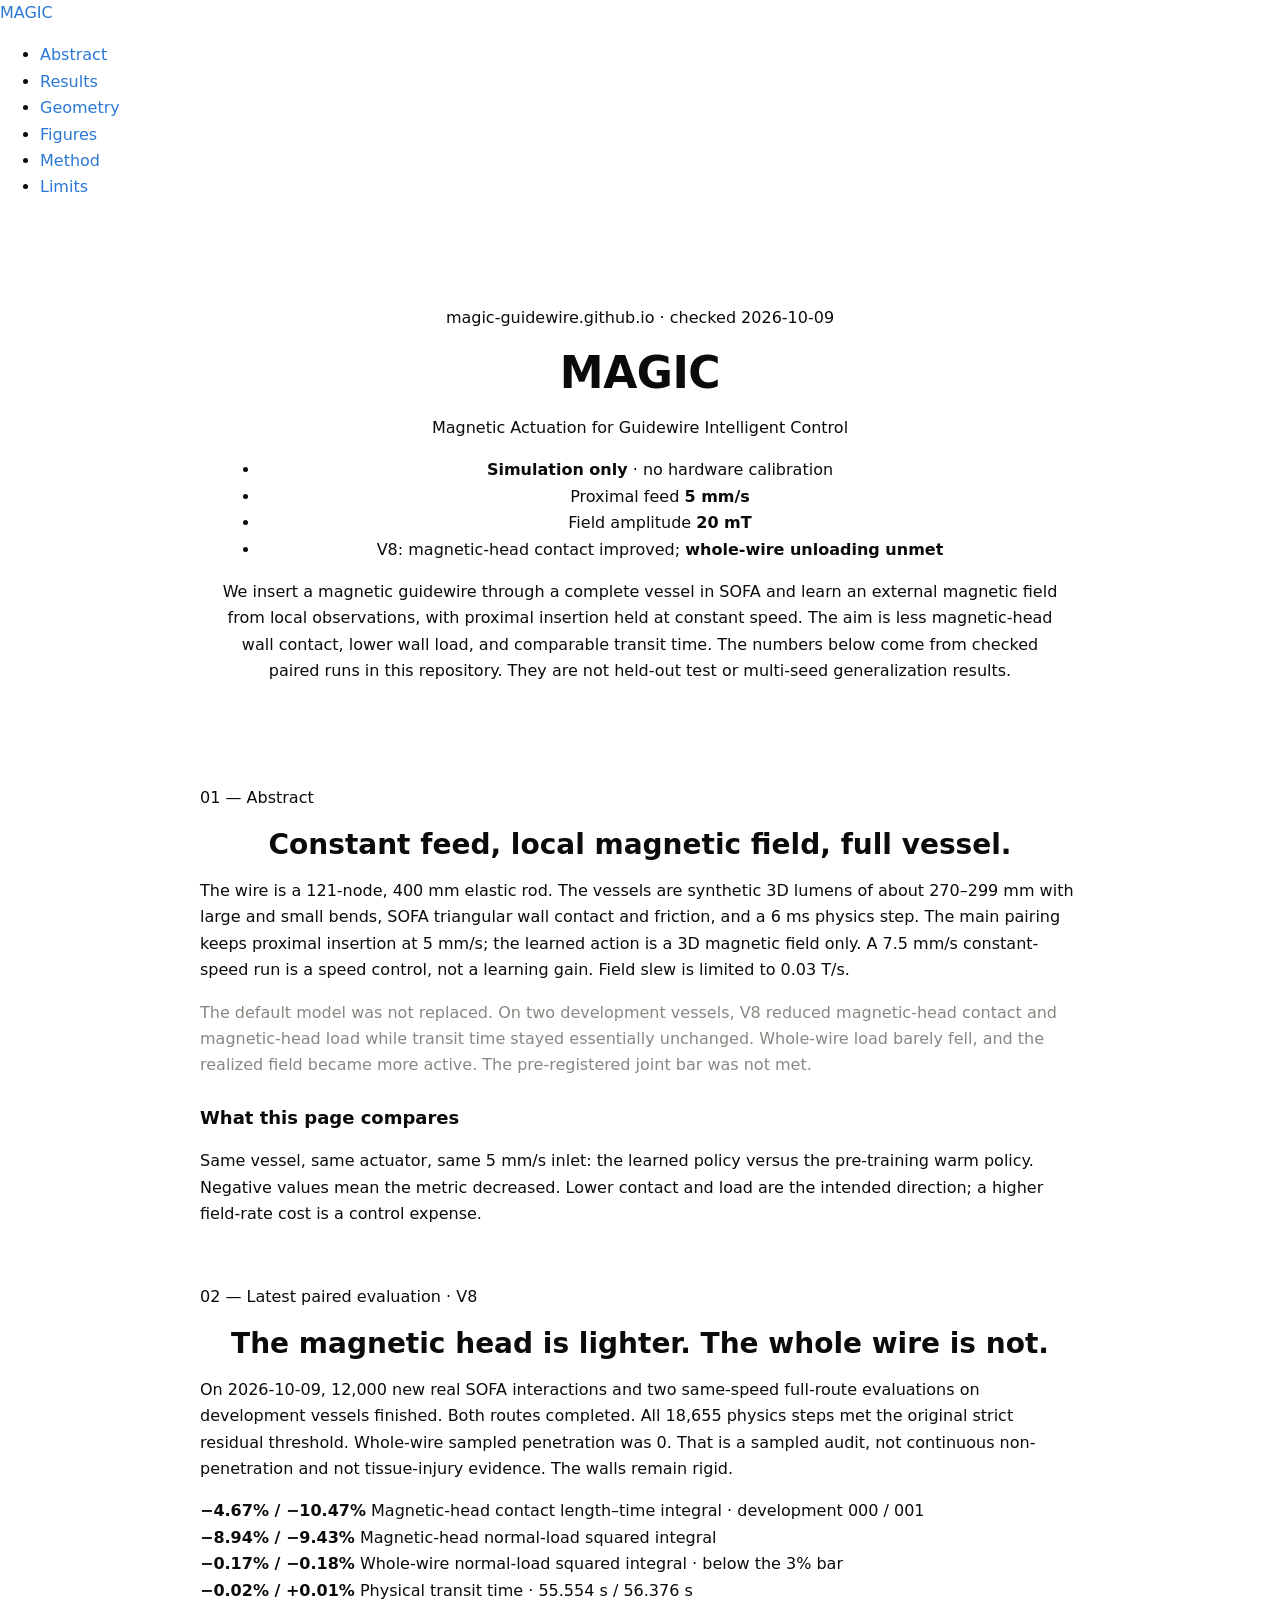
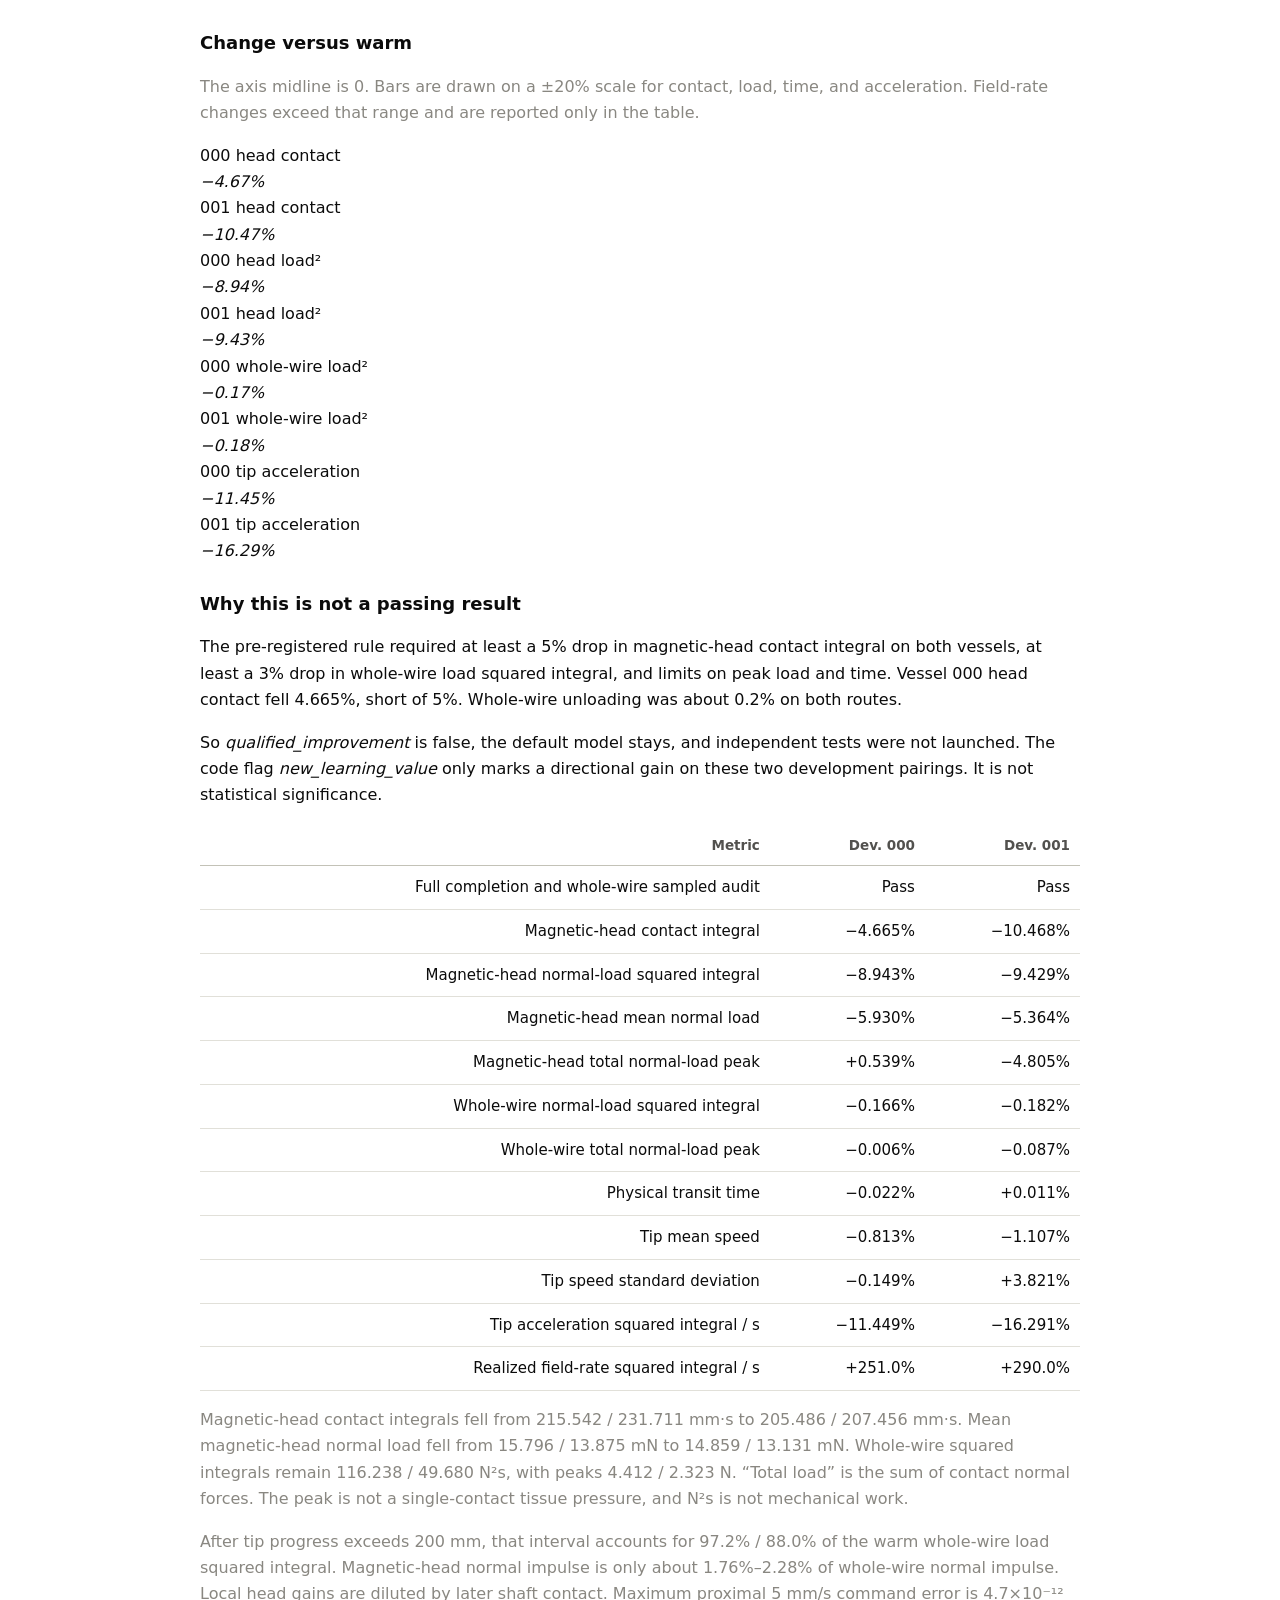
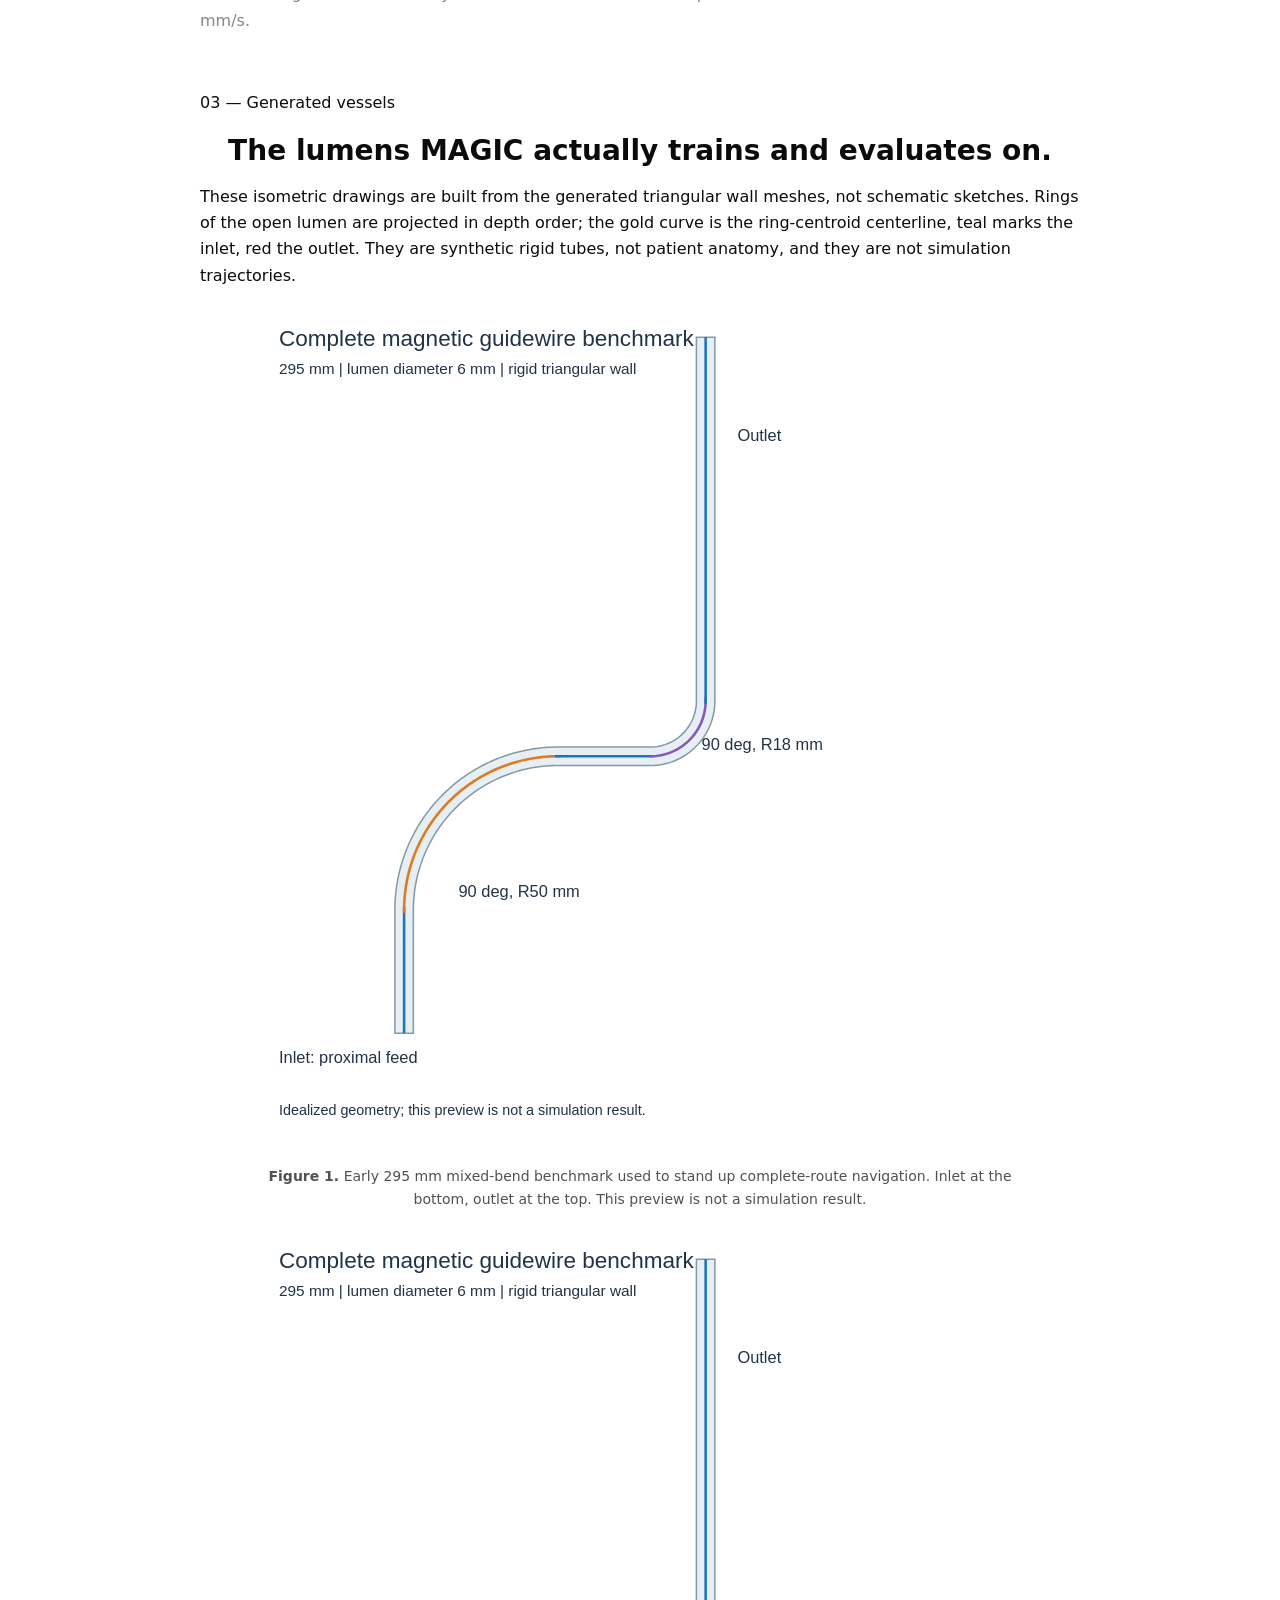
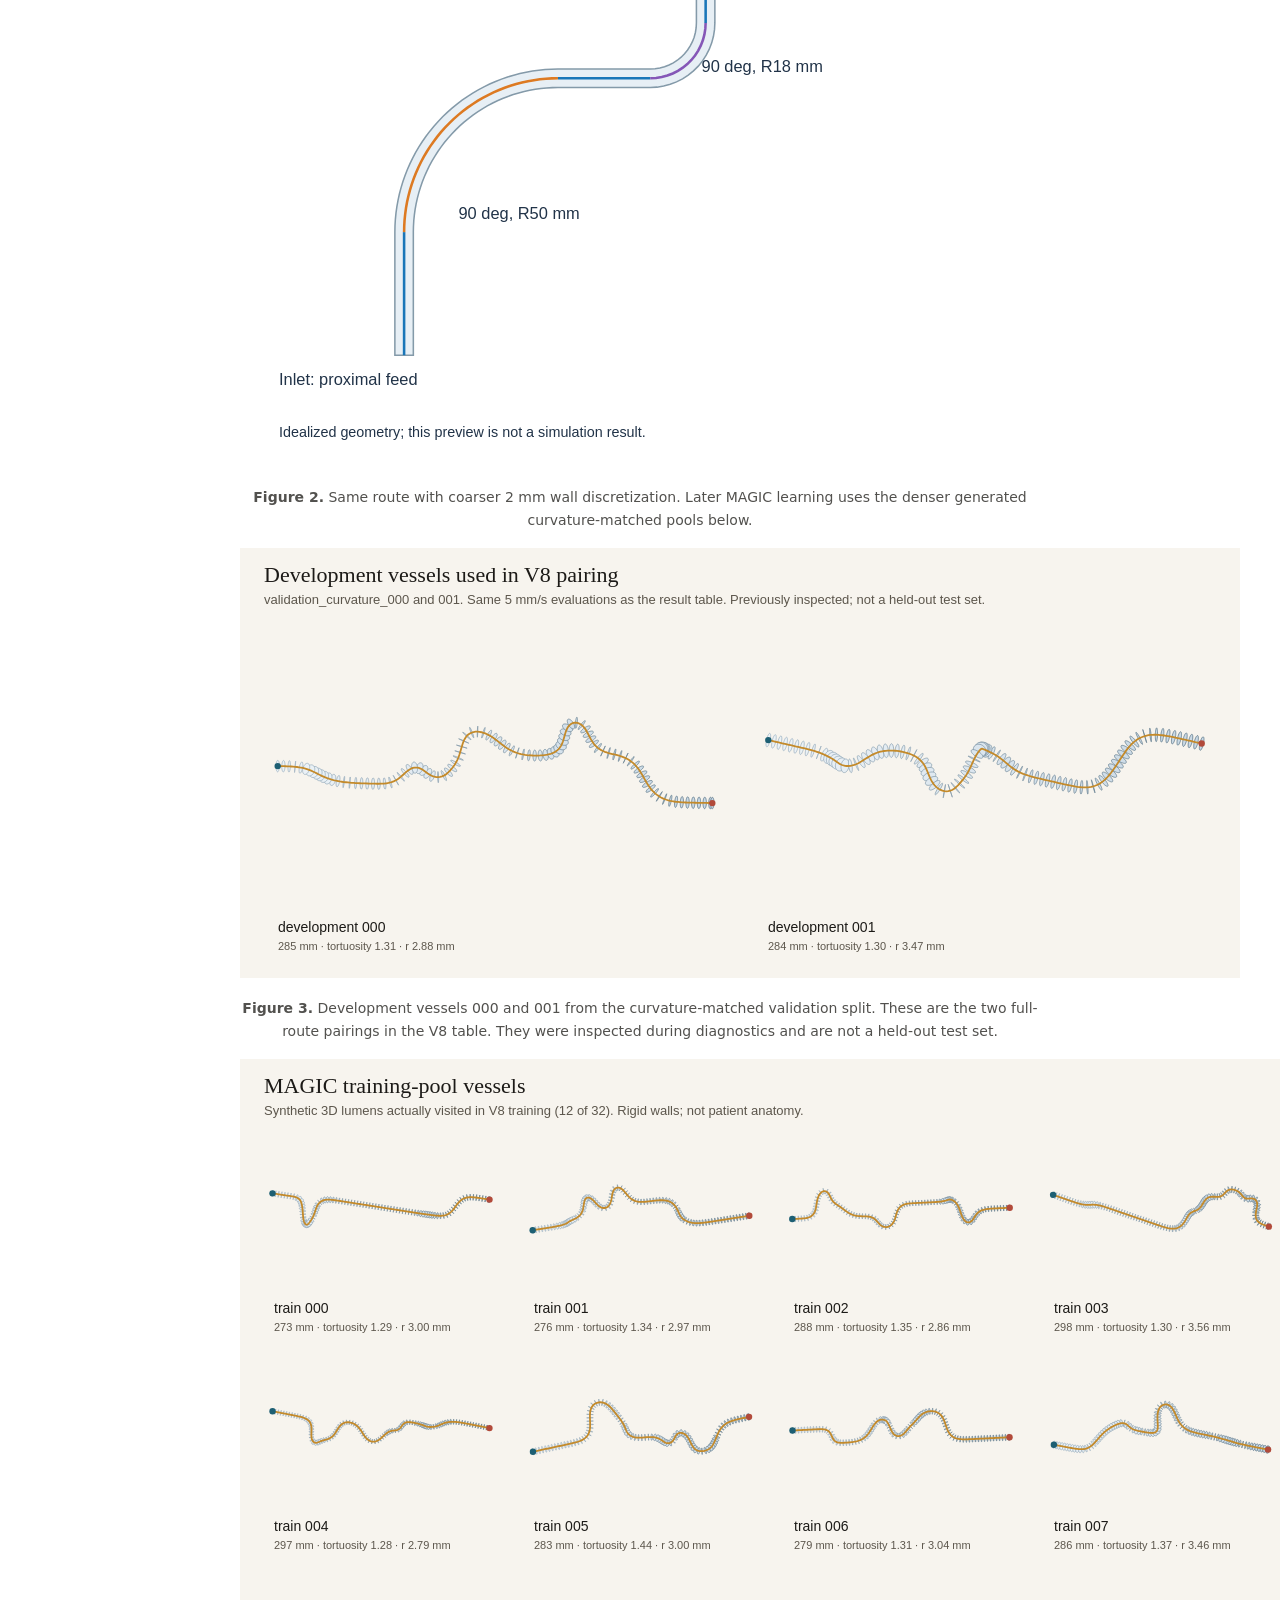
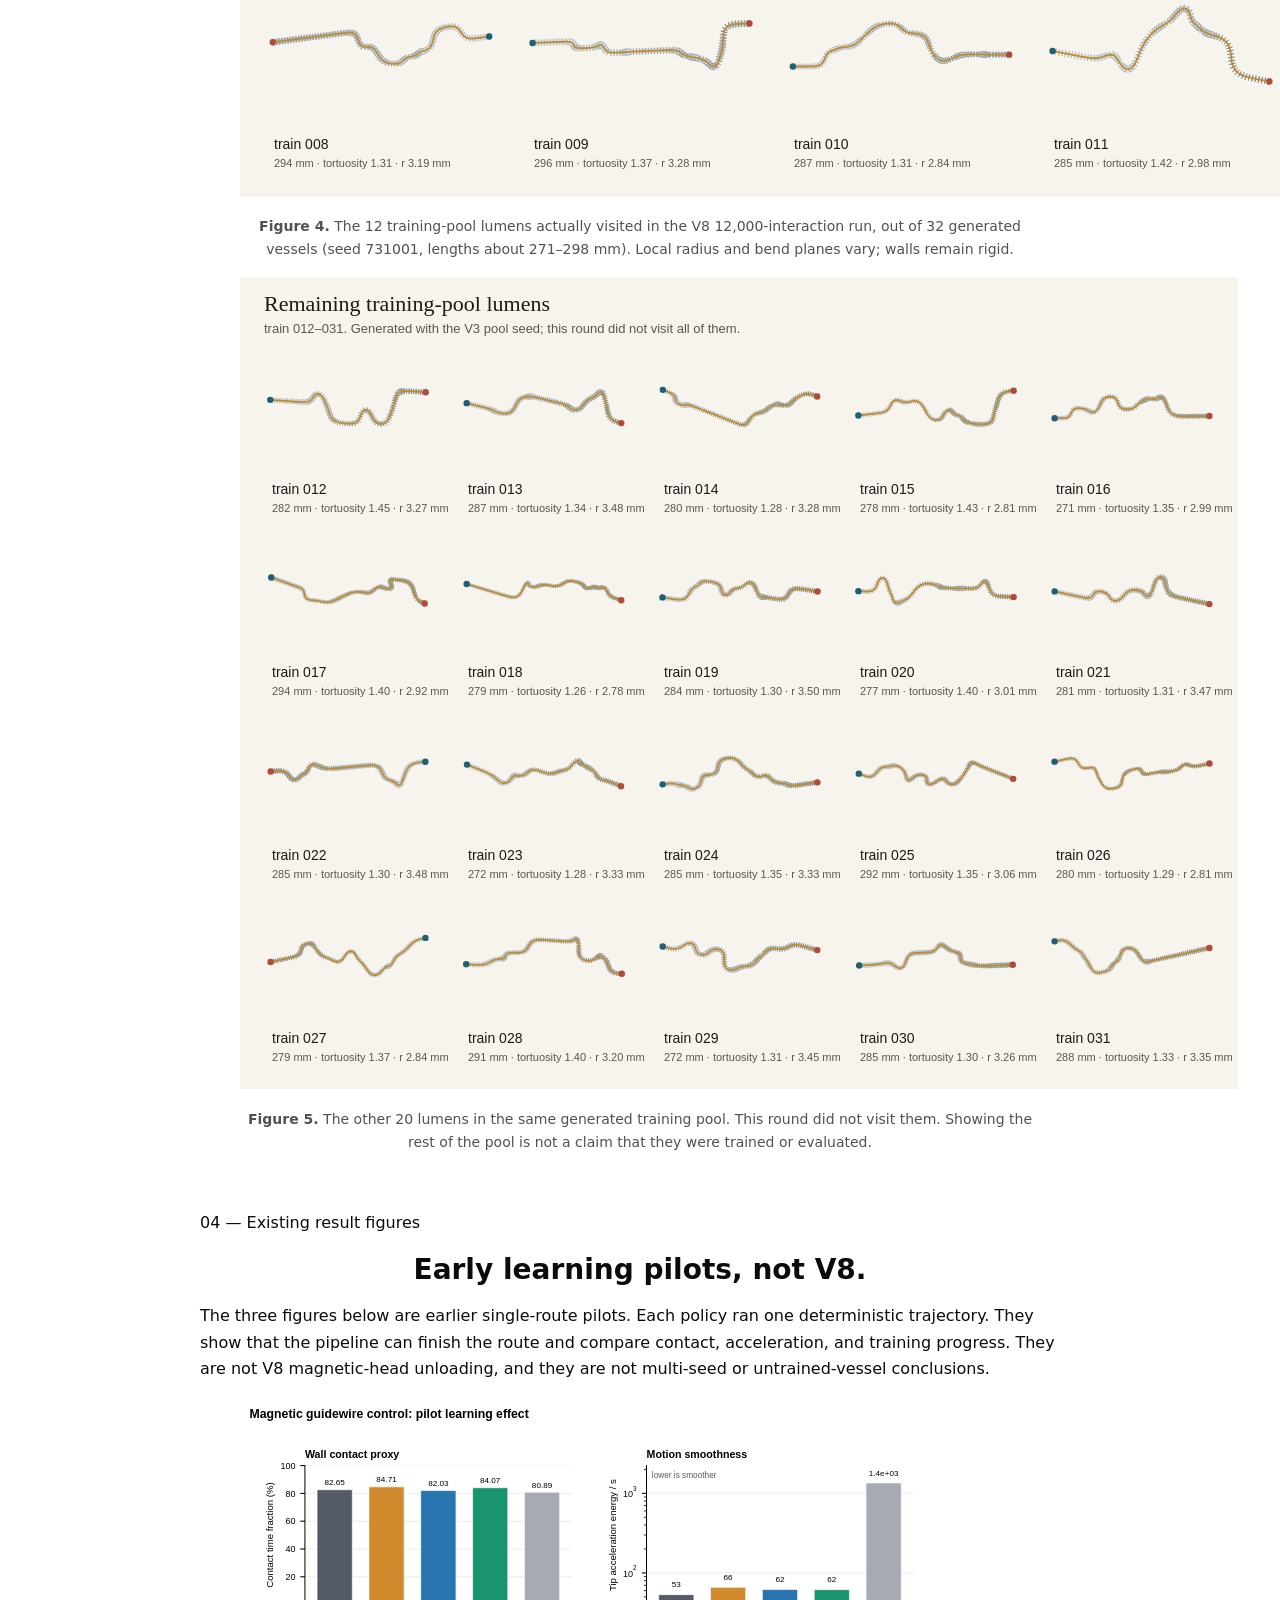
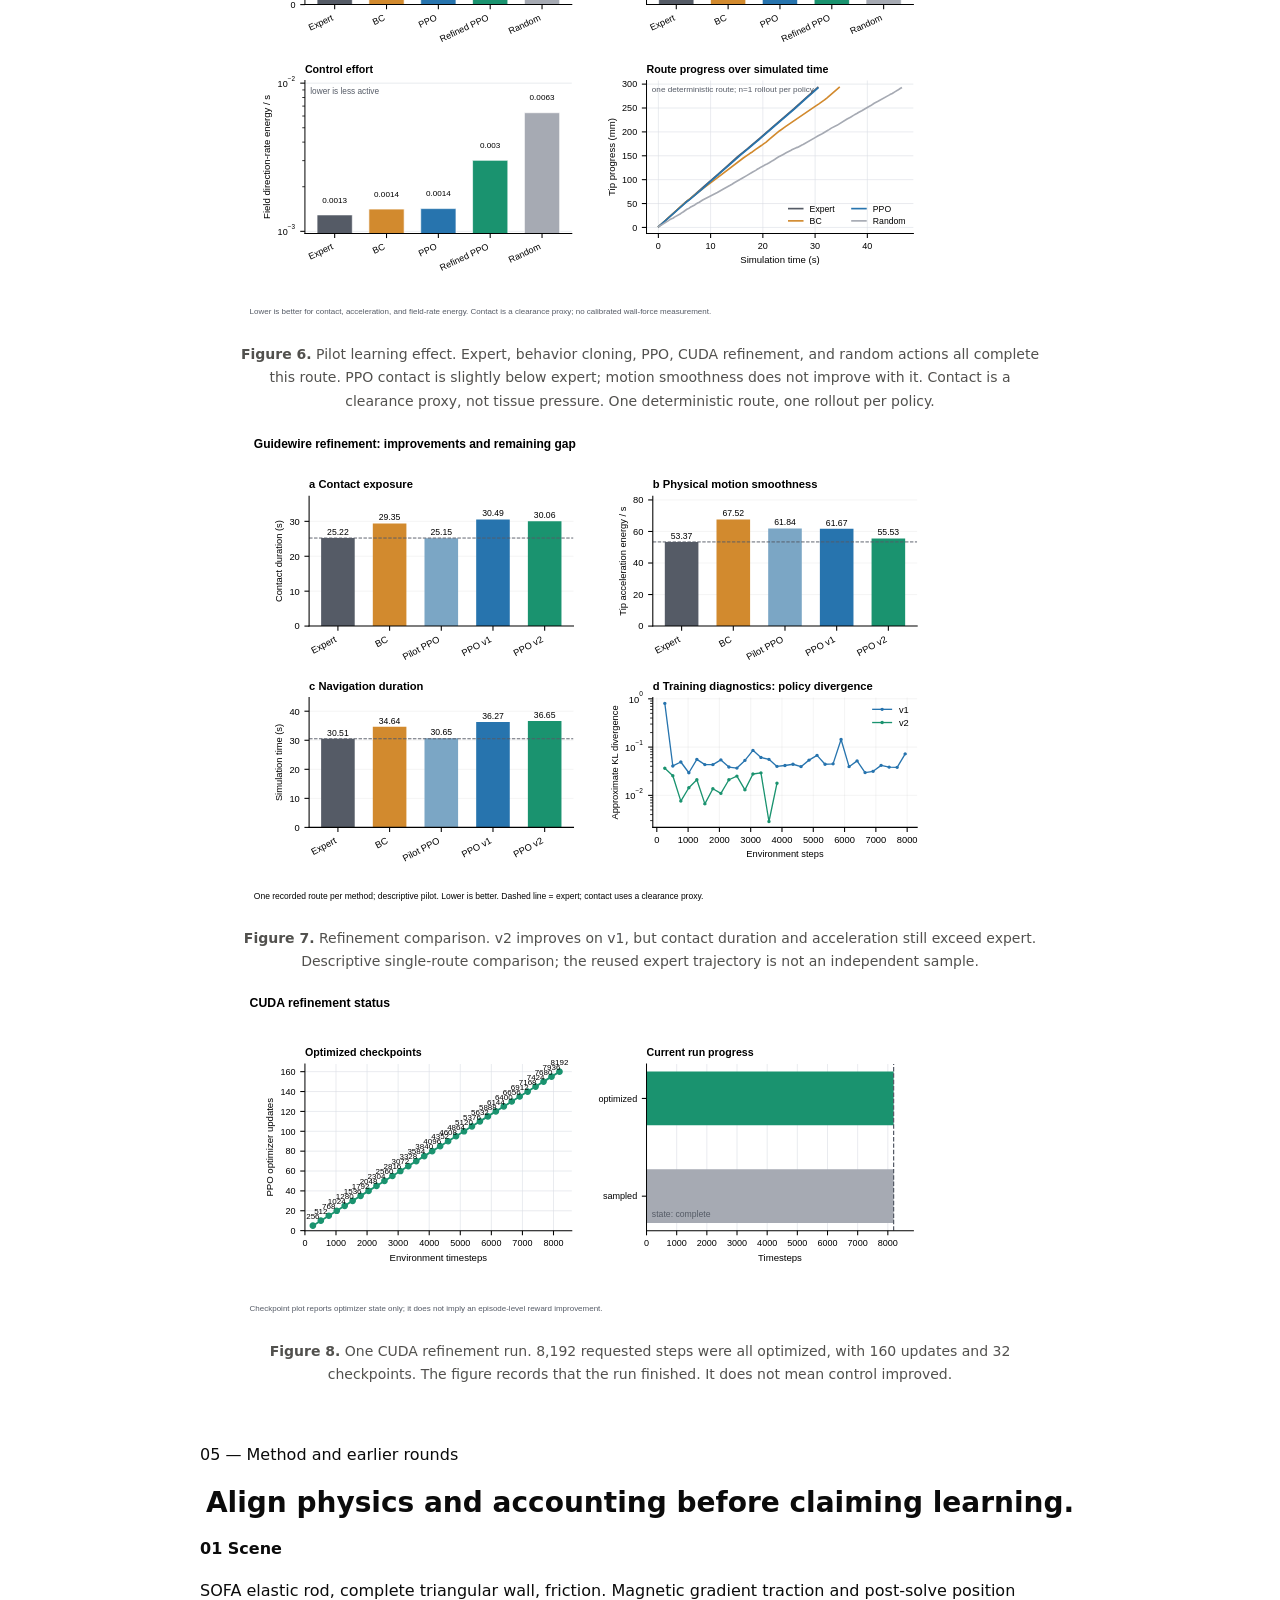
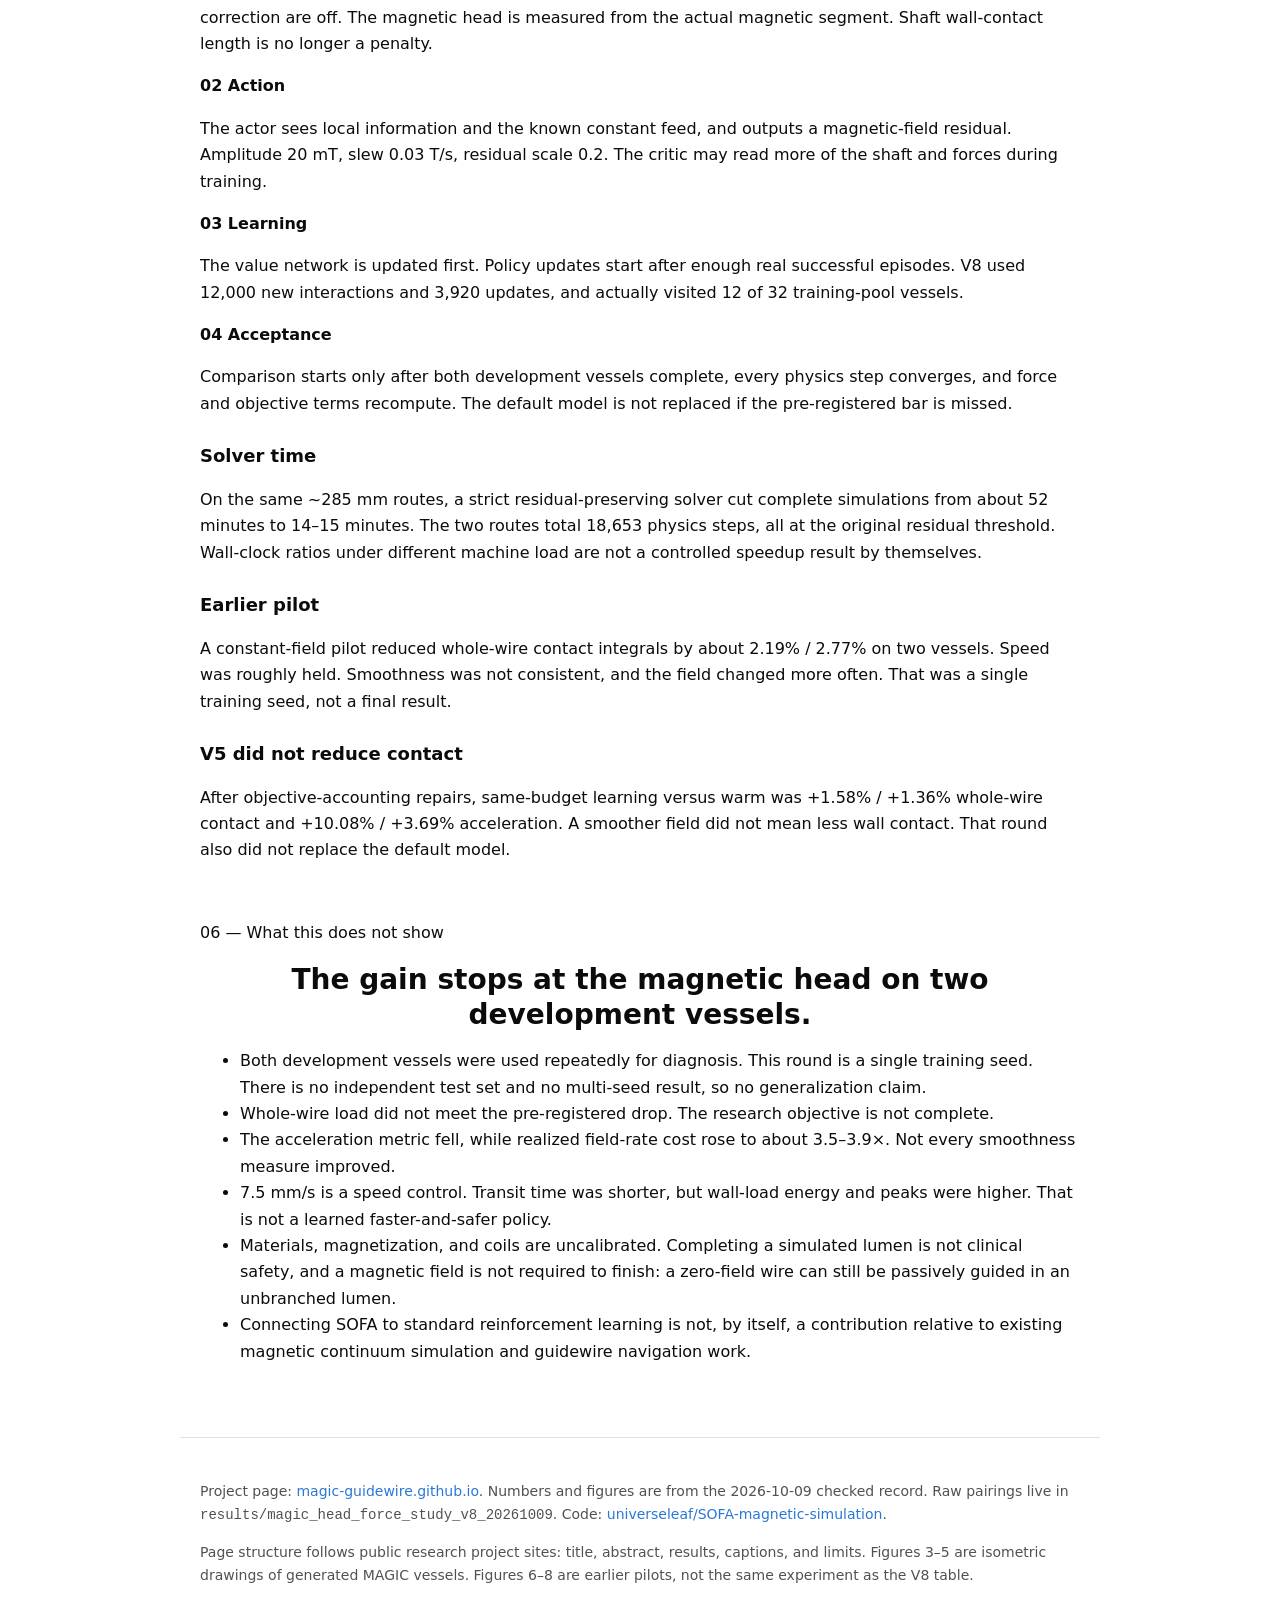
<file: archive/2026-10-09-v8.html>
<!DOCTYPE html>
<html lang="en">
<head>
  <meta charset="utf-8">
  <meta name="viewport" content="width=device-width, initial-scale=1">
  <title>MAGIC — Magnetic Actuation for Guidewire Intelligent Control</title>
  <meta name="description" content="MAGIC studies magnetic actuation for intelligent guidewire control in simulation: a local magnetic-field policy under constant proximal feed, with the aim of reducing magnetic-head wall contact and load.">
  <link rel="canonical" href="https://magic-guidewire.github.io/">
  <meta property="og:title" content="MAGIC — Magnetic Actuation for Guidewire Intelligent Control">
  <meta property="og:description" content="Simulation study of magnetic guidewire control under constant proximal feed. V8 reduces magnetic-head contact and local load on two development vessels; whole-wire load reduction does not yet meet the pre-registered bar.">
  <meta property="og:url" content="https://magic-guidewire.github.io/">
  <meta property="og:type" content="website">
  <link rel="preconnect" href="https://fonts.googleapis.com">
  <link rel="preconnect" href="https://fonts.gstatic.com" crossorigin>
  <link href="https://fonts.googleapis.com/css2?family=Source+Sans+3:wght@400;600&family=Source+Serif+4:opsz,wght@8..60,400;8..60,560&display=swap" rel="stylesheet">
  <link rel="stylesheet" href="../styles.css?v=4">
  <link rel="icon" href="data:image/svg+xml,%3Csvg xmlns='http://www.w3.org/2000/svg' viewBox='0 0 32 32'%3E%3Crect fill='%230c0c0c' width='32' height='32'/%3E%3Cpath d='M6 22c6-12 14-12 20 0' fill='none' stroke='%23e0b15a' stroke-width='2'/%3E%3C/svg%3E">
</head>
<body>
  <header class="nav">
    <a class="brand" href="#top">MAGIC</a>
    <ul>
      <li><a href="#abstract">Abstract</a></li>
      <li><a href="#result">Results</a></li>
      <li><a href="#geometry">Geometry</a></li>
      <li><a href="#figures">Figures</a></li>
      <li><a href="#method">Method</a></li>
      <li><a href="#limits">Limits</a></li>
    </ul>
  </header>

  <main id="top">
    <div class="wrap hero">
      <p class="kicker">magic-guidewire.github.io · checked 2026-10-09</p>
      <h1>MAGIC</h1>
      <p class="expansion">Magnetic Actuation for Guidewire Intelligent Control</p>
      <ul class="status">
        <li><strong>Simulation only</strong> · no hardware calibration</li>
        <li>Proximal feed <strong>5 mm/s</strong></li>
        <li>Field amplitude <strong>20 mT</strong></li>
        <li>V8: magnetic-head contact improved; <strong>whole-wire unloading unmet</strong></li>
      </ul>
      <p class="lead">We insert a magnetic guidewire through a complete vessel in SOFA and learn an external magnetic field from local observations, with proximal insertion held at constant speed. The aim is less magnetic-head wall contact, lower wall load, and comparable transit time. The numbers below come from checked paired runs in this repository. They are not held-out test or multi-seed generalization results.</p>
    </div>

    <section id="abstract">
      <div class="wrap">
        <p class="section-index">01 — Abstract</p>
        <h2>Constant feed, local magnetic field, full vessel.</h2>
        <div class="grid-2">
          <div>
            <p>The wire is a 121-node, 400 mm elastic rod. The vessels are synthetic 3D lumens of about 270–299 mm with large and small bends, SOFA triangular wall contact and friction, and a 6 ms physics step. The main pairing keeps proximal insertion at 5 mm/s; the learned action is a 3D magnetic field only. A 7.5 mm/s constant-speed run is a speed control, not a learning gain. Field slew is limited to 0.03 T/s.</p>
            <p class="muted">The default model was not replaced. On two development vessels, V8 reduced magnetic-head contact and magnetic-head load while transit time stayed essentially unchanged. Whole-wire load barely fell, and the realized field became more active. The pre-registered joint bar was not met.</p>
          </div>
          <div class="callout">
            <h3>What this page compares</h3>
            <p>Same vessel, same actuator, same 5 mm/s inlet: the learned policy versus the pre-training warm policy. Negative values mean the metric decreased. Lower contact and load are the intended direction; a higher field-rate cost is a control expense.</p>
          </div>
        </div>
      </div>
    </section>

    <section id="result">
      <div class="wrap">
        <p class="section-index">02 — Latest paired evaluation · V8</p>
        <h2>The magnetic head is lighter. The whole wire is not.</h2>
        <p>On 2026-10-09, 12,000 new real SOFA interactions and two same-speed full-route evaluations on development vessels finished. Both routes completed. All 18,655 physics steps met the original strict residual threshold. Whole-wire sampled penetration was 0. That is a sampled audit, not continuous non-penetration and not tissue-injury evidence. The walls remain rigid.</p>

        <div class="metrics">
          <div class="metric">
            <b class="down">−4.67% / −10.47%</b>
            <span>Magnetic-head contact length–time integral · development 000 / 001</span>
          </div>
          <div class="metric">
            <b class="down">−8.94% / −9.43%</b>
            <span>Magnetic-head normal-load squared integral</span>
          </div>
          <div class="metric">
            <b class="flat">−0.17% / −0.18%</b>
            <span>Whole-wire normal-load squared integral · below the 3% bar</span>
          </div>
          <div class="metric">
            <b class="flat">−0.02% / +0.01%</b>
            <span>Physical transit time · 55.554 s / 56.376 s</span>
          </div>
        </div>

        <div class="grid-2">
          <div>
            <h3>Change versus warm</h3>
            <p class="muted">The axis midline is 0. Bars are drawn on a ±20% scale for contact, load, time, and acceleration. Field-rate changes exceed that range and are reported only in the table.</p>
            <div class="bars" aria-label="Relative change on development vessels 000 and 001">
              <div class="bar-row"><span>000 head contact</span><div class="axis"><i class="neg" style="right:50%;width:11.66%"></i></div><em>−4.67%</em></div>
              <div class="bar-row"><span>001 head contact</span><div class="axis"><i class="neg" style="right:50%;width:26.17%"></i></div><em>−10.47%</em></div>
              <div class="bar-row"><span>000 head load²</span><div class="axis"><i class="neg" style="right:50%;width:22.36%"></i></div><em>−8.94%</em></div>
              <div class="bar-row"><span>001 head load²</span><div class="axis"><i class="neg" style="right:50%;width:23.57%"></i></div><em>−9.43%</em></div>
              <div class="bar-row"><span>000 whole-wire load²</span><div class="axis"><i class="neg" style="right:50%;width:0.42%"></i></div><em>−0.17%</em></div>
              <div class="bar-row"><span>001 whole-wire load²</span><div class="axis"><i class="neg" style="right:50%;width:0.46%"></i></div><em>−0.18%</em></div>
              <div class="bar-row"><span>000 tip acceleration</span><div class="axis"><i class="neg" style="right:50%;width:28.62%"></i></div><em>−11.45%</em></div>
              <div class="bar-row"><span>001 tip acceleration</span><div class="axis"><i class="neg" style="right:50%;width:40.73%"></i></div><em>−16.29%</em></div>
            </div>
          </div>
          <div class="callout">
            <h3>Why this is not a passing result</h3>
            <p>The pre-registered rule required at least a 5% drop in magnetic-head contact integral on both vessels, at least a 3% drop in whole-wire load squared integral, and limits on peak load and time. Vessel 000 head contact fell 4.665%, short of 5%. Whole-wire unloading was about 0.2% on both routes.</p>
            <p>So <em>qualified_improvement</em> is false, the default model stays, and independent tests were not launched. The code flag <em>new_learning_value</em> only marks a directional gain on these two development pairings. It is not statistical significance.</p>
          </div>
        </div>

        <table>
          <thead>
            <tr><th>Metric</th><th>Dev. 000</th><th>Dev. 001</th></tr>
          </thead>
          <tbody>
            <tr><td>Full completion and whole-wire sampled audit</td><td>Pass</td><td>Pass</td></tr>
            <tr><td>Magnetic-head contact integral</td><td>−4.665%</td><td>−10.468%</td></tr>
            <tr><td>Magnetic-head normal-load squared integral</td><td>−8.943%</td><td>−9.429%</td></tr>
            <tr><td>Magnetic-head mean normal load</td><td>−5.930%</td><td>−5.364%</td></tr>
            <tr><td>Magnetic-head total normal-load peak</td><td>+0.539%</td><td>−4.805%</td></tr>
            <tr><td>Whole-wire normal-load squared integral</td><td>−0.166%</td><td>−0.182%</td></tr>
            <tr><td>Whole-wire total normal-load peak</td><td>−0.006%</td><td>−0.087%</td></tr>
            <tr><td>Physical transit time</td><td>−0.022%</td><td>+0.011%</td></tr>
            <tr><td>Tip mean speed</td><td>−0.813%</td><td>−1.107%</td></tr>
            <tr><td>Tip speed standard deviation</td><td>−0.149%</td><td>+3.821%</td></tr>
            <tr><td>Tip acceleration squared integral / s</td><td>−11.449%</td><td>−16.291%</td></tr>
            <tr><td>Realized field-rate squared integral / s</td><td>+251.0%</td><td>+290.0%</td></tr>
          </tbody>
        </table>
        <p class="muted">Magnetic-head contact integrals fell from 215.542 / 231.711 mm·s to 205.486 / 207.456 mm·s. Mean magnetic-head normal load fell from 15.796 / 13.875 mN to 14.859 / 13.131 mN. Whole-wire squared integrals remain 116.238 / 49.680 N²s, with peaks 4.412 / 2.323 N. “Total load” is the sum of contact normal forces. The peak is not a single-contact tissue pressure, and N²s is not mechanical work.</p>
        <p class="muted">After tip progress exceeds 200 mm, that interval accounts for 97.2% / 88.0% of the warm whole-wire load squared integral. Magnetic-head normal impulse is only about 1.76%–2.28% of whole-wire normal impulse. Local head gains are diluted by later shaft contact. Maximum proximal 5 mm/s command error is 4.7×10⁻¹² mm/s.</p>
      </div>
    </section>

    <section id="geometry">
      <div class="wrap">
        <p class="section-index">03 — Generated vessels</p>
        <h2>The lumens MAGIC actually trains and evaluates on.</h2>
        <p>These isometric drawings are built from the generated triangular wall meshes, not schematic sketches. Rings of the open lumen are projected in depth order; the gold curve is the ring-centroid centerline, teal marks the inlet, red the outlet. They are synthetic rigid tubes, not patient anatomy, and they are not simulation trajectories.</p>
        <div class="grid-2">
          <figure class="figure">
            <img src="../figures/vessel_295.svg" alt="295 mm benchmark centerline with inlet, R50 bend, R18 bend, and outlet labeled">
            <figcaption><strong>Figure 1.</strong> Early 295 mm mixed-bend benchmark used to stand up complete-route navigation. Inlet at the bottom, outlet at the top. This preview is not a simulation result.</figcaption>
          </figure>
          <figure class="figure">
            <img src="../figures/vessel_295_2mm.svg" alt="Same 295 mm route preview with 2 mm wall discretization">
            <figcaption><strong>Figure 2.</strong> Same route with coarser 2 mm wall discretization. Later MAGIC learning uses the denser generated curvature-matched pools below.</figcaption>
          </figure>
        </div>
        <figure class="figure">
          <img src="../figures/development_vessels.svg?v=2" alt="Principal-axis views of development vessels validation_curvature_000 and 001">
          <figcaption><strong>Figure 3.</strong> Development vessels 000 and 001 from the curvature-matched validation split. These are the two full-route pairings in the V8 table. They were inspected during diagnostics and are not a held-out test set.</figcaption>
        </figure>
        <figure class="figure">
          <img src="../figures/training_pool_gallery.svg?v=2" alt="Gallery of twelve MAGIC training-pool vessels visited during V8">
          <figcaption><strong>Figure 4.</strong> The 12 training-pool lumens actually visited in the V8 12,000-interaction run, out of 32 generated vessels (seed 731001, lengths about 271–298 mm). Local radius and bend planes vary; walls remain rigid.</figcaption>
        </figure>
        <figure class="figure">
          <img src="../figures/training_pool_rest.svg?v=2" alt="Gallery of the remaining twenty MAGIC training-pool vessels">
          <figcaption><strong>Figure 5.</strong> The other 20 lumens in the same generated training pool. This round did not visit them. Showing the rest of the pool is not a claim that they were trained or evaluated.</figcaption>
        </figure>
      </div>
    </section>

    <section id="figures">
      <div class="wrap">
        <p class="section-index">04 — Existing result figures</p>
        <h2>Early learning pilots, not V8.</h2>
        <p>The three figures below are earlier single-route pilots. Each policy ran one deterministic trajectory. They show that the pipeline can finish the route and compare contact, acceleration, and training progress. They are not V8 magnetic-head unloading, and they are not multi-seed or untrained-vessel conclusions.</p>

        <figure class="figure">
          <img src="../figures/learning_effect_v1.svg" alt="Expert, behavior cloning, PPO, CUDA refinement, and random policies compared on contact, smoothness, control effort, and progress">
          <figcaption><strong>Figure 6.</strong> Pilot learning effect. Expert, behavior cloning, PPO, CUDA refinement, and random actions all complete this route. PPO contact is slightly below expert; motion smoothness does not improve with it. Contact is a clearance proxy, not tissue pressure. One deterministic route, one rollout per policy.</figcaption>
        </figure>

        <figure class="figure">
          <img src="../figures/refinement_comparison.svg" alt="Expert, pilot PPO, PPO v1, and PPO v2 compared on contact duration, acceleration, simulation time, and field change">
          <figcaption><strong>Figure 7.</strong> Refinement comparison. v2 improves on v1, but contact duration and acceleration still exceed expert. Descriptive single-route comparison; the reused expert trajectory is not an independent sample.</figcaption>
        </figure>

        <figure class="figure">
          <img src="../figures/cuda_refinement_progress_v1.svg" alt="CUDA refinement checkpoint count and current run progress">
          <figcaption><strong>Figure 8.</strong> One CUDA refinement run. 8,192 requested steps were all optimized, with 160 updates and 32 checkpoints. The figure records that the run finished. It does not mean control improved.</figcaption>
        </figure>
      </div>
    </section>

    <section id="method">
      <div class="wrap">
        <p class="section-index">05 — Method and earlier rounds</p>
        <h2>Align physics and accounting before claiming learning.</h2>
        <div class="steps">
          <div class="step">
            <b>01 Scene</b>
            <p>SOFA elastic rod, complete triangular wall, friction. Magnetic gradient traction and post-solve position correction are off. The magnetic head is measured from the actual magnetic segment. Shaft wall-contact length is no longer a penalty.</p>
          </div>
          <div class="step">
            <b>02 Action</b>
            <p>The actor sees local information and the known constant feed, and outputs a magnetic-field residual. Amplitude 20 mT, slew 0.03 T/s, residual scale 0.2. The critic may read more of the shaft and forces during training.</p>
          </div>
          <div class="step">
            <b>03 Learning</b>
            <p>The value network is updated first. Policy updates start after enough real successful episodes. V8 used 12,000 new interactions and 3,920 updates, and actually visited 12 of 32 training-pool vessels.</p>
          </div>
          <div class="step">
            <b>04 Acceptance</b>
            <p>Comparison starts only after both development vessels complete, every physics step converges, and force and objective terms recompute. The default model is not replaced if the pre-registered bar is missed.</p>
          </div>
        </div>

        <div class="grid-3" style="margin-top:22px">
          <article class="card">
            <h3>Solver time</h3>
            <p>On the same ~285 mm routes, a strict residual-preserving solver cut complete simulations from about 52 minutes to 14–15 minutes. The two routes total 18,653 physics steps, all at the original residual threshold. Wall-clock ratios under different machine load are not a controlled speedup result by themselves.</p>
          </article>
          <article class="card">
            <h3>Earlier pilot</h3>
            <p>A constant-field pilot reduced whole-wire contact integrals by about 2.19% / 2.77% on two vessels. Speed was roughly held. Smoothness was not consistent, and the field changed more often. That was a single training seed, not a final result.</p>
          </article>
          <article class="card">
            <h3>V5 did not reduce contact</h3>
            <p>After objective-accounting repairs, same-budget learning versus warm was +1.58% / +1.36% whole-wire contact and +10.08% / +3.69% acceleration. A smoother field did not mean less wall contact. That round also did not replace the default model.</p>
          </article>
        </div>
      </div>
    </section>

    <section id="limits">
      <div class="wrap">
        <p class="section-index">06 — What this does not show</p>
        <h2>The gain stops at the magnetic head on two development vessels.</h2>
        <ul class="clean">
          <li>Both development vessels were used repeatedly for diagnosis. This round is a single training seed. There is no independent test set and no multi-seed result, so no generalization claim.</li>
          <li>Whole-wire load did not meet the pre-registered drop. The research objective is not complete.</li>
          <li>The acceleration metric fell, while realized field-rate cost rose to about 3.5–3.9×. Not every smoothness measure improved.</li>
          <li>7.5 mm/s is a speed control. Transit time was shorter, but wall-load energy and peaks were higher. That is not a learned faster-and-safer policy.</li>
          <li>Materials, magnetization, and coils are uncalibrated. Completing a simulated lumen is not clinical safety, and a magnetic field is not required to finish: a zero-field wire can still be passively guided in an unbranched lumen.</li>
          <li>Connecting SOFA to standard reinforcement learning is not, by itself, a contribution relative to existing magnetic continuum simulation and guidewire navigation work.</li>
        </ul>
      </div>
    </section>
  </main>

  <footer>
    <div class="wrap">
      <p>Project page: <a href="https://magic-guidewire.github.io">magic-guidewire.github.io</a>. Numbers and figures are from the 2026-10-09 checked record. Raw pairings live in <code>results/magic_head_force_study_v8_20261009</code>. Code: <a href="https://github.com/universeleaf/SOFA-magnetic-simulation">universeleaf/SOFA-magnetic-simulation</a>.</p>
      <p>Page structure follows public research project sites: title, abstract, results, captions, and limits. Figures 3–5 are isometric drawings of generated MAGIC vessels. Figures 6–8 are earlier pilots, not the same experiment as the V8 table.</p>
    </div>
  </footer>
</body>
</html>
</file>
<file: styles.css>
:root{--ink:#0b0b0b;--ink2:#52514e;--muted:#898781;--line:#e1e0d9;--ours:#2a78d6;--slack:#eb6834;--bg:#ffffff;--soft:#f6f6f4}
*{box-sizing:border-box}html{-webkit-text-size-adjust:100%}
body{margin:0;background:var(--bg);color:var(--ink);font:16px/1.65 system-ui,-apple-system,"Segoe UI",Roboto,"Helvetica Neue",Arial,sans-serif}
a{color:var(--ours);text-decoration:none}a:hover{text-decoration:underline}
.hero{text-align:center;padding:72px 20px 28px;max-width:1040px;margin:0 auto}
.eyebrow{margin:0 0 14px;font-size:13px;letter-spacing:.08em;text-transform:uppercase;color:var(--muted)}
h1{margin:0 auto;max-width:900px;font-size:clamp(28px,4.2vw,44px);line-height:1.18;font-weight:700;letter-spacing:-.01em;text-wrap:balance}
.meta{margin:18px 0 0;color:var(--ink2);font-size:16px}
.links{margin:26px 0 0;display:flex;gap:10px;justify-content:center;flex-wrap:wrap}
.btn{display:inline-flex;align-items:center;gap:8px;padding:9px 18px;border-radius:999px;background:#2b2b2a;color:#fff;font-size:15px;font-weight:500}
.btn:hover{text-decoration:none;background:#000}.btn svg{width:16px;height:16px}
.btn.ghost{background:var(--soft);color:var(--ink2)}
main{max-width:920px;margin:0 auto;padding:0 20px}
.teaser{margin:24px auto 8px;max-width:1100px}
.teaser img{width:100%;height:auto;display:block}
figcaption{margin:10px auto 0;max-width:820px;text-align:center;font-size:14px;color:var(--ink2)}
section{margin:56px 0}
h2{font-size:28px;line-height:1.25;margin:0 0 16px;text-align:center;font-weight:700}
h3{font-size:18px;margin:24px 0 6px}
.abstract{text-align:justify;hyphens:auto}
.tiles{display:grid;grid-template-columns:repeat(4,1fr);gap:14px;margin:40px 0}
.tile{background:var(--soft);border-radius:14px;padding:18px 16px}
.tv{font-size:32px;font-weight:700;line-height:1.1;color:var(--ours)}
.tl{margin-top:8px;font-size:14px;line-height:1.4;color:var(--ink2)}
.cols{display:grid;grid-template-columns:repeat(3,1fr);gap:22px}.cols p{font-size:15px;color:var(--ink2);margin:0}
.chart{width:100%;height:auto;display:block;margin:18px auto;overflow:visible}
.chart.method{max-width:900px;margin:8px auto 18px}
.narrow{max-width:560px;margin:0 auto}.cw{overflow-x:auto;-webkit-overflow-scrolling:touch}
.chart .grid{stroke:var(--line);stroke-width:1}.chart .base{stroke:#c3c2b7;stroke-width:1}
.chart .ref{stroke:#c3c2b7;stroke-width:1;stroke-dasharray:4 4}
.chart .tick{font-size:12px;fill:var(--muted);font-variant-numeric:tabular-nums}
.chart .axt{font-size:13px;fill:var(--ink2)}.chart .note{font-size:12px;fill:var(--muted)}
.chart .dlab{font-size:13px;font-weight:600;fill:var(--ink)}.chart .dsub{font-size:12px;fill:var(--ink2)}
.chart .leg{font-size:12.5px;fill:var(--ink2)}
.chart .hit{fill:transparent}.chart .hit:hover{fill:rgba(11,11,11,.04)}
.chart circle{cursor:default}
.mbox{fill:#fff;stroke:#c3c2b7;stroke-width:1.2}.mbox.ours{fill:#eef4fc;stroke:var(--ours)}.mbox.out{fill:var(--soft);stroke:#898781}
.mt{font-size:15px;font-weight:600;fill:var(--ink)}.ms{font-size:12.5px;fill:var(--ink2)}.sb{font-size:9.5px}.arr{stroke:var(--ink2);stroke-width:1.4}
.tablewrap{overflow-x:auto;margin:12px 0}
table{width:100%;border-collapse:collapse;font-size:15px;font-variant-numeric:tabular-nums}
th,td{padding:9px 10px;border-bottom:1px solid var(--line);text-align:right;white-space:nowrap}
th{font-weight:600;color:var(--ink2);font-size:13.5px;border-bottom:1.5px solid #c3c2b7}
th.left,td.left{text-align:left;white-space:normal}
tr.hl td{font-weight:600;background:#eef4fc}
.small-table{max-width:620px;margin:0 auto}
.muted{color:var(--muted)}.small{font-size:13.5px}
footer{max-width:920px;margin:72px auto 0;padding:28px 20px 56px;border-top:1px solid var(--line);font-size:14px;color:var(--ink2)}
@media (max-width:760px){.abstract{text-align:left}.chart{min-width:560px}.narrow .chart{min-width:420px}.tiles{grid-template-columns:repeat(2,1fr)}.cols{grid-template-columns:1fr}.hero{padding-top:48px}h2{font-size:24px}.tv{font-size:26px}}
</file>
